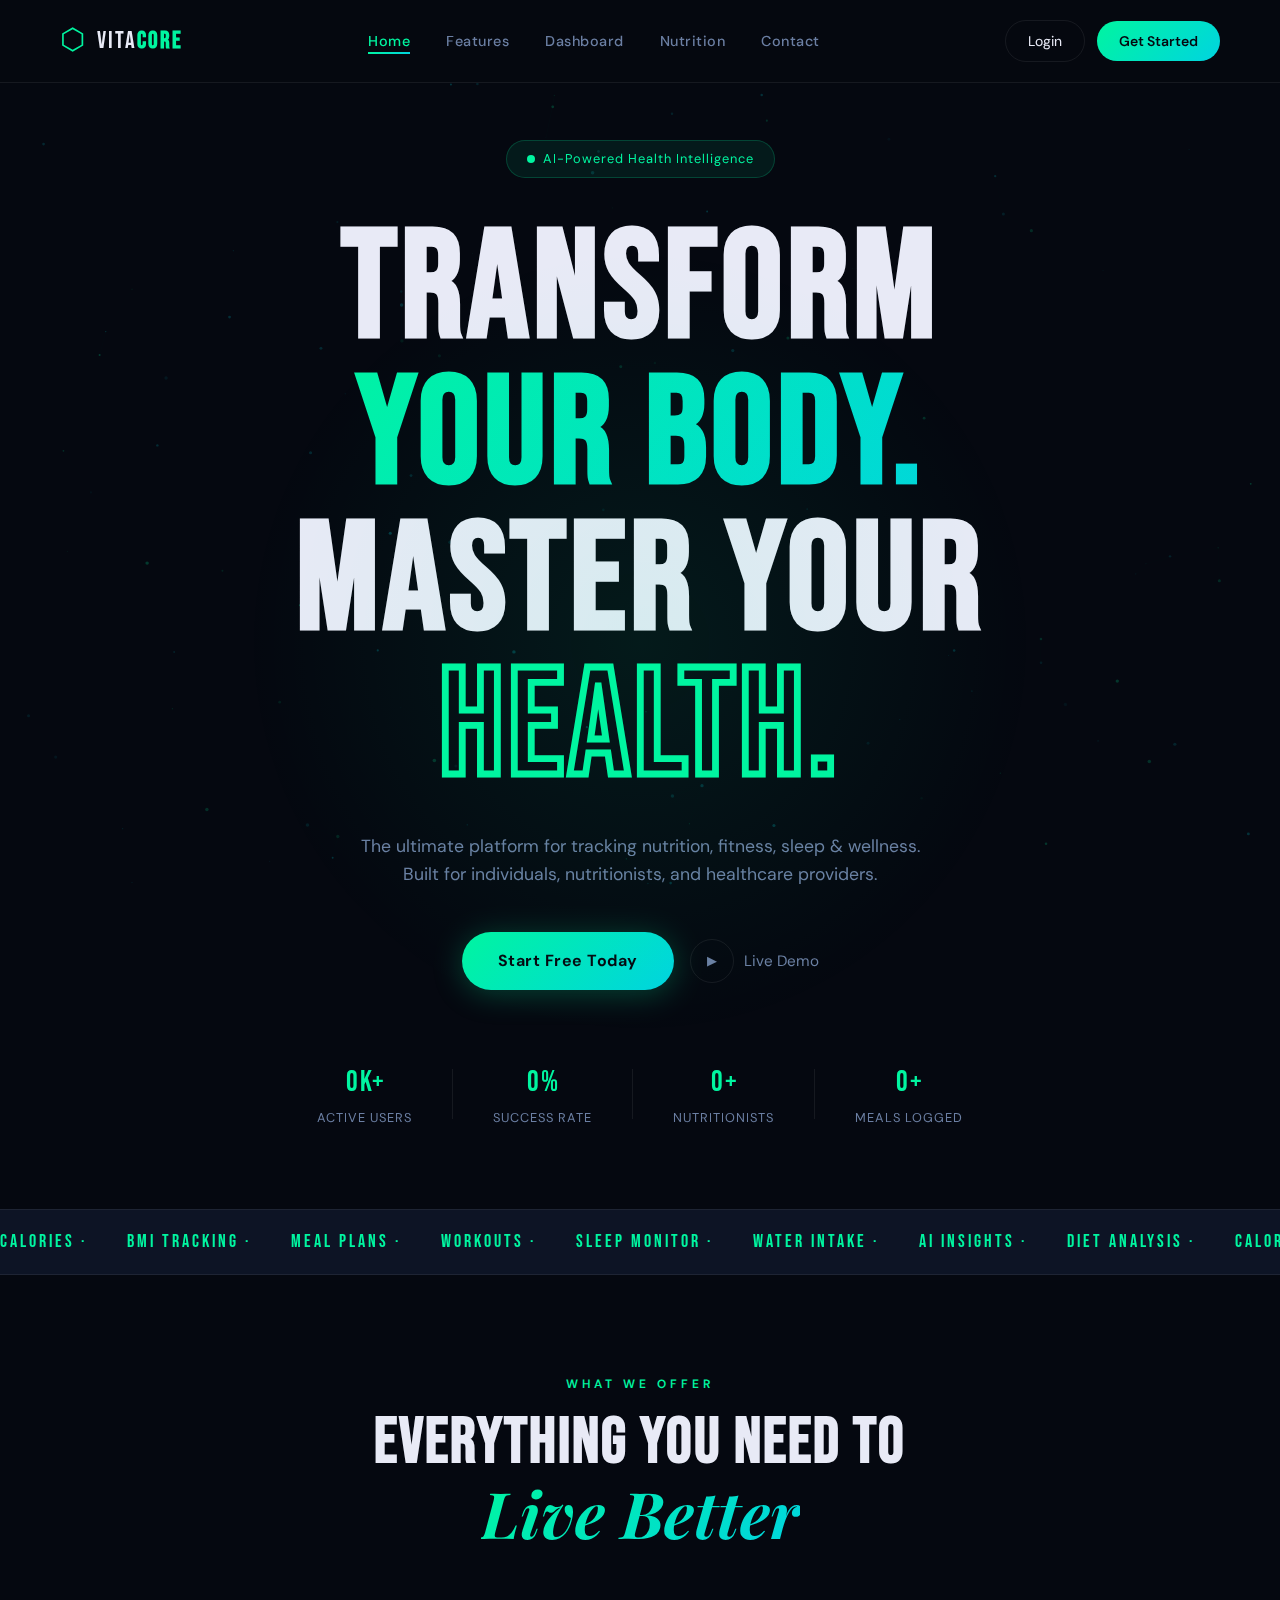
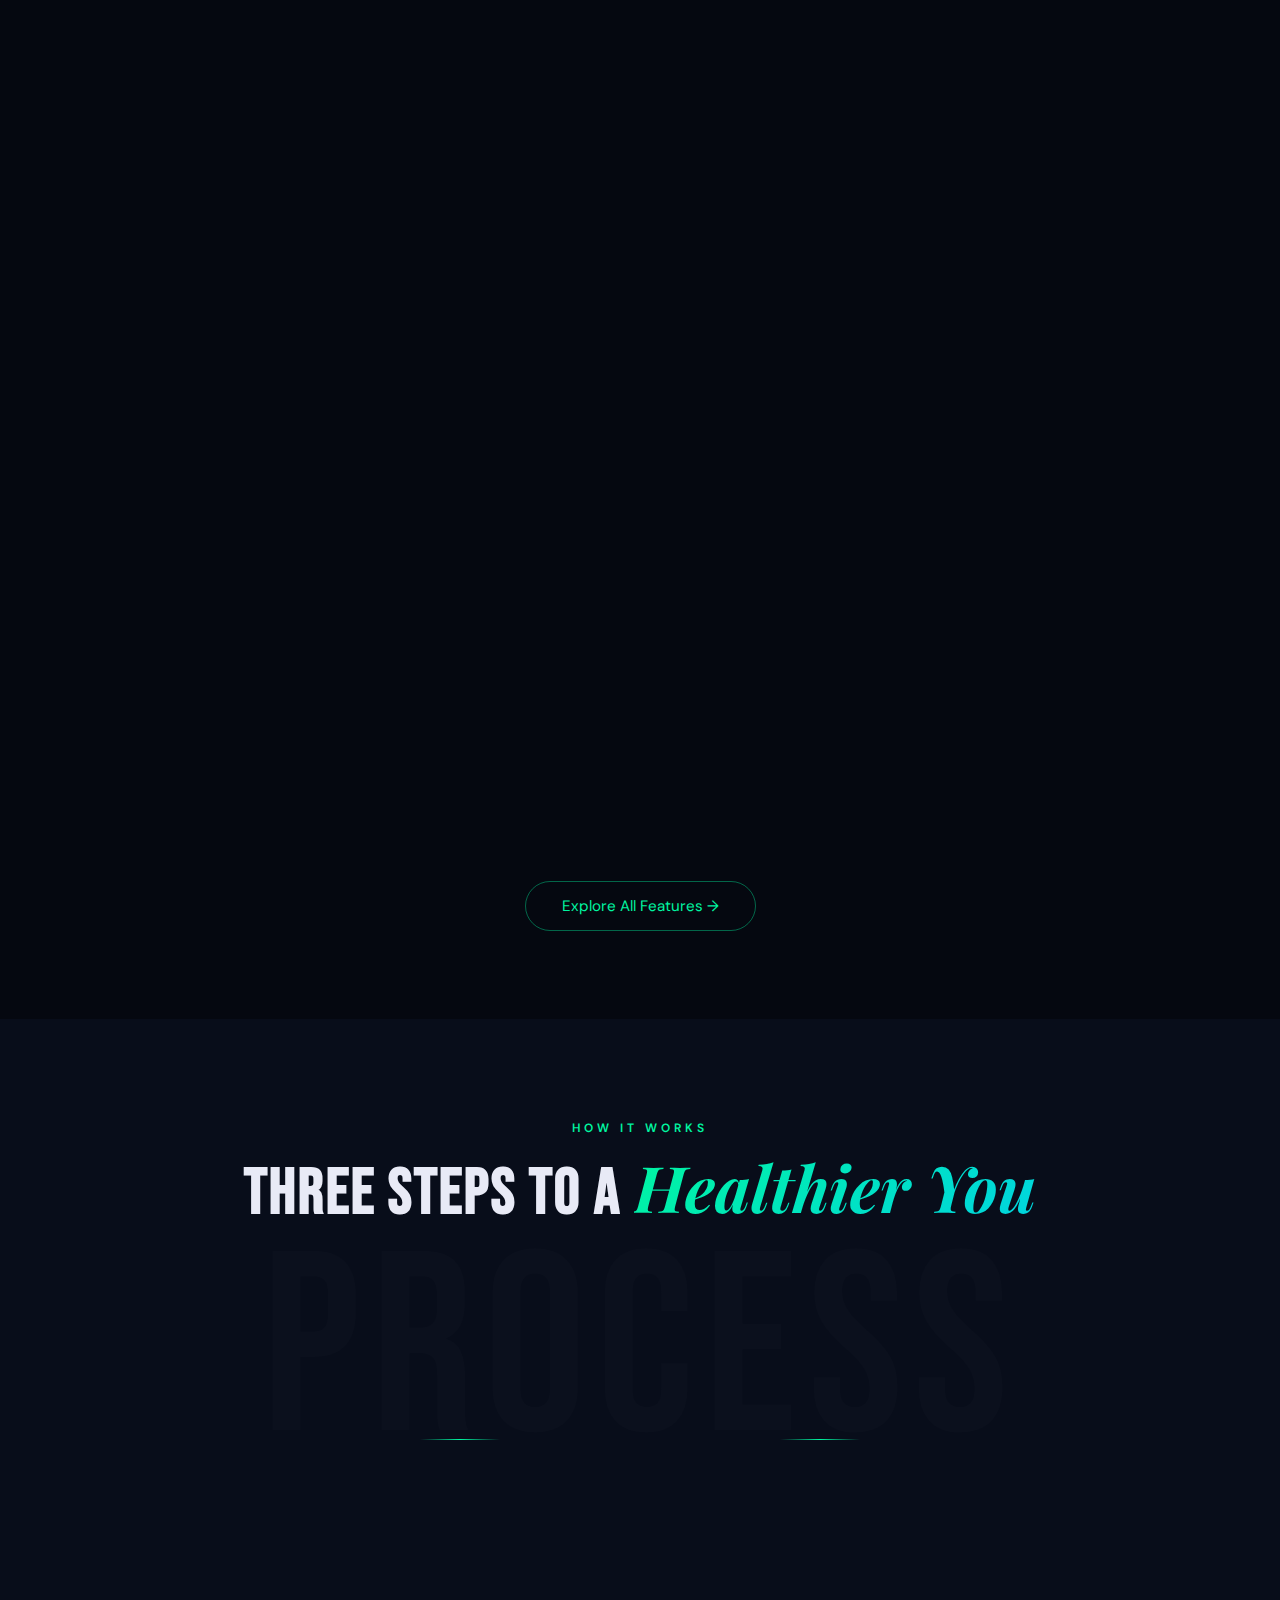
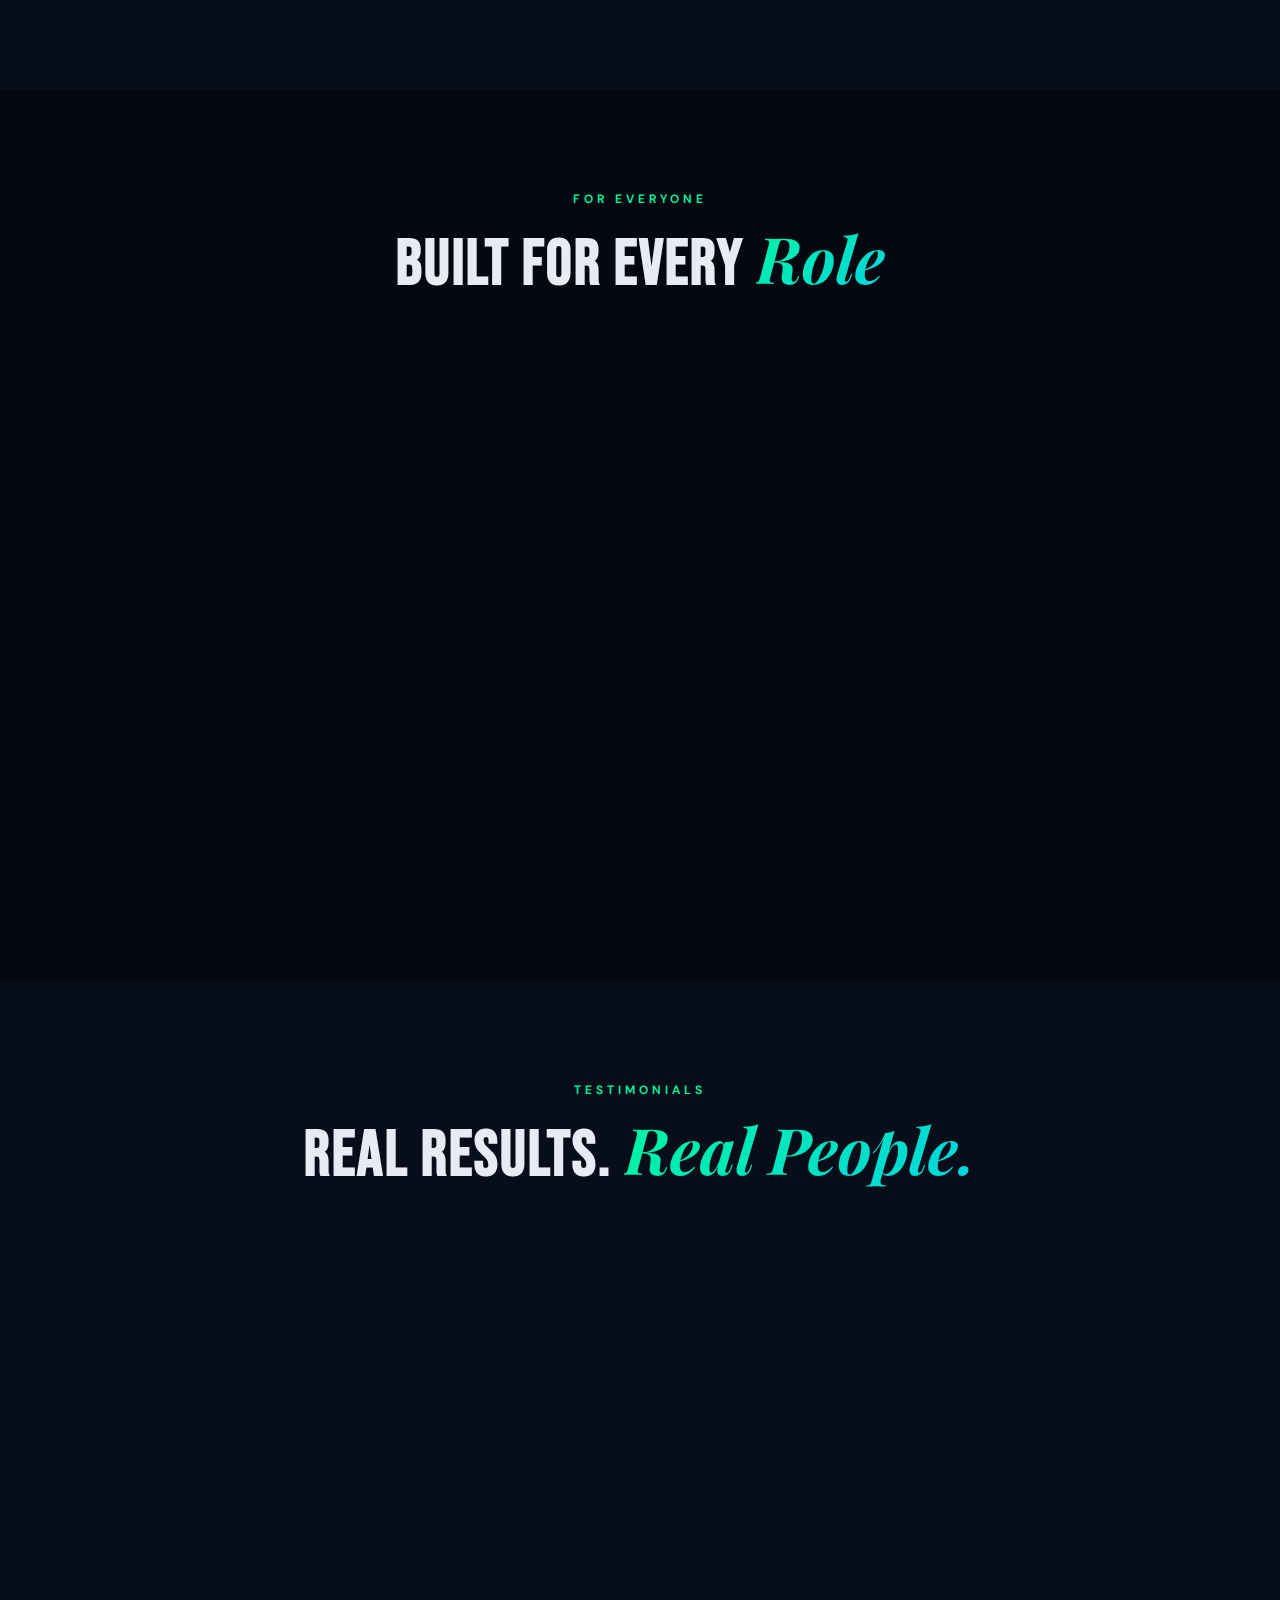
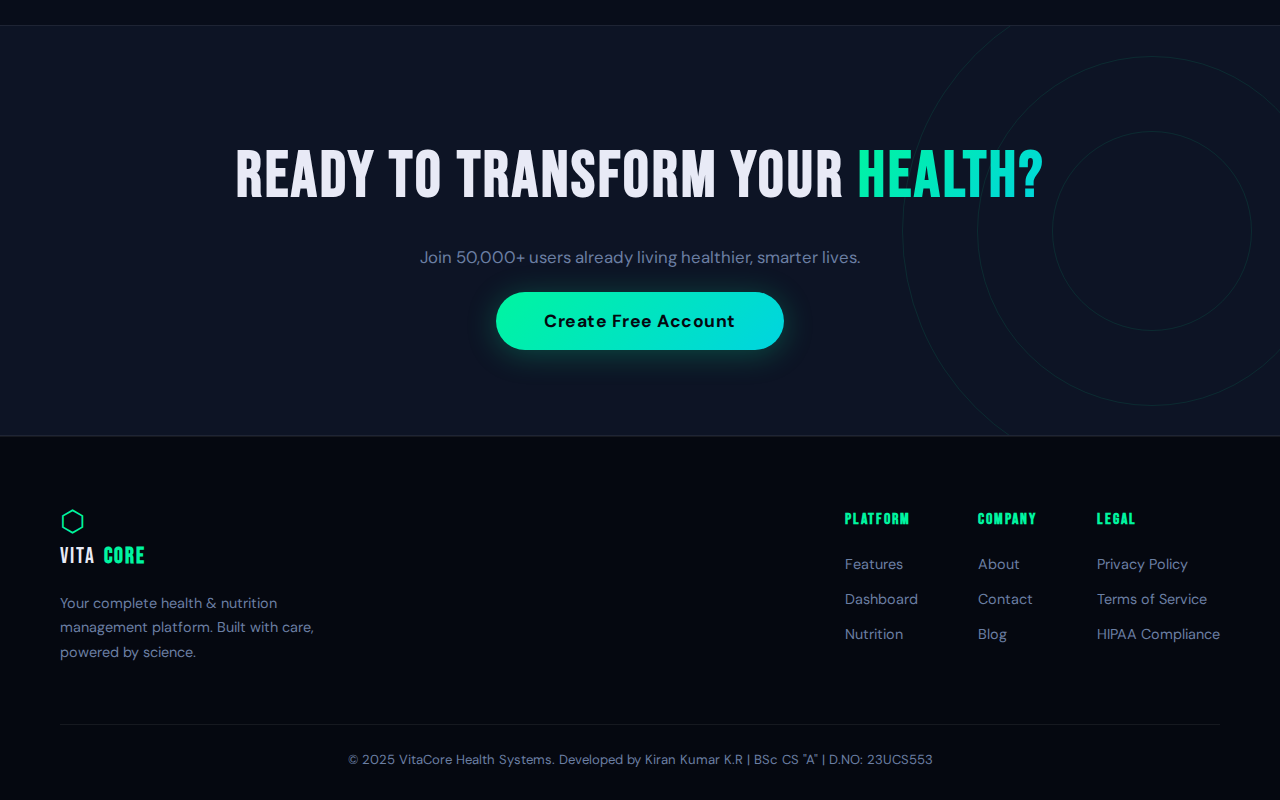
<file: index.html>
<!DOCTYPE html>
<html lang="en">
<head>
  <meta charset="UTF-8">
  <meta name="viewport" content="width=device-width, initial-scale=1.0">
  <title>VitaCore — Health & Nutrition Management</title>
  <link rel="stylesheet" href="css/main.css">
  <link href="https://fonts.googleapis.com/css2?family=Clash+Display:wght@400;600;700&family=Bebas+Neue&family=DM+Sans:wght@300;400;500&display=swap" rel="stylesheet">
</head>
<body>
  <!-- Particle Canvas -->
  <canvas id="bg-canvas"></canvas>

  <!-- Navigation -->
  <nav class="navbar" id="navbar">
    <div class="nav-logo">
      <span class="logo-icon">⬡</span>
      <span class="logo-text">VITA<strong>CORE</strong></span>
    </div>
    <ul class="nav-links">
      <li><a href="index.html" class="active">Home</a></li>
      <li><a href="pages/features.html">Features</a></li>
      <li><a href="pages/dashboard.html">Dashboard</a></li>
      <li><a href="pages/nutrition.html">Nutrition</a></li>
      <li><a href="pages/contact.html">Contact</a></li>
    </ul>
    <div class="nav-actions">
      <a href="pages/login.html" class="btn-ghost">Login</a>
      <a href="pages/signup.html" class="btn-primary">Get Started</a>
    </div>
    <button class="nav-toggle" id="navToggle">☰</button>
  </nav>

  <!-- Hero Section -->
  <section class="hero">
    <div class="hero-badge">
      <span class="badge-dot"></span>
      AI-Powered Health Intelligence
    </div>
    <h1 class="hero-title">
      <span class="line">TRANSFORM</span>
      <span class="line accent-line">YOUR BODY.</span>
      <span class="line">MASTER YOUR</span>
      <span class="line stroke-line">HEALTH.</span>
    </h1>
    <p class="hero-sub">The ultimate platform for tracking nutrition, fitness, sleep & wellness. Built for individuals, nutritionists, and healthcare providers.</p>
    <div class="hero-cta">
      <a href="pages/signup.html" class="cta-main">Start Free Today</a>
      <a href="pages/dashboard.html" class="cta-secondary">
        <span class="play-icon">▶</span> Live Demo
      </a>
    </div>
    <div class="hero-stats">
      <div class="stat"><span class="stat-num" data-target="50000">0</span><span>K+</span><p>Active Users</p></div>
      <div class="stat-divider"></div>
      <div class="stat"><span class="stat-num" data-target="98">0</span><span>%</span><p>Success Rate</p></div>
      <div class="stat-divider"></div>
      <div class="stat"><span class="stat-num" data-target="1200">0</span><span>+</span><p>Nutritionists</p></div>
      <div class="stat-divider"></div>
      <div class="stat"><span class="stat-num" data-target="500000">0</span><span>+</span><p>Meals Logged</p></div>
    </div>
  </section>

  <!-- Marquee -->
  <div class="marquee-wrap">
    <div class="marquee-track">
      <span>CALORIES ·</span><span>BMI TRACKING ·</span><span>MEAL PLANS ·</span><span>WORKOUTS ·</span><span>SLEEP MONITOR ·</span><span>WATER INTAKE ·</span><span>AI INSIGHTS ·</span><span>DIET ANALYSIS ·</span>
      <span>CALORIES ·</span><span>BMI TRACKING ·</span><span>MEAL PLANS ·</span><span>WORKOUTS ·</span><span>SLEEP MONITOR ·</span><span>WATER INTAKE ·</span><span>AI INSIGHTS ·</span><span>DIET ANALYSIS ·</span>
    </div>
  </div>

  <!-- Features Preview -->
  <section class="features-preview" id="features">
    <div class="section-header">
      <p class="section-tag">WHAT WE OFFER</p>
      <h2>Everything You Need to <br><em>Live Better</em></h2>
    </div>
    <div class="feature-grid">
      <div class="feat-card feat-large" data-delay="0">
        <div class="feat-icon">🥗</div>
        <h3>Smart Nutrition Tracking</h3>
        <p>Log meals, auto-calculate macros, calories and micronutrients with our 500K+ food database.</p>
        <div class="feat-glow"></div>
      </div>
      <div class="feat-card" data-delay="100">
        <div class="feat-icon">🏋️</div>
        <h3>Fitness & Workout</h3>
        <p>Custom workout schedules. Calorie burn estimations. Weekly progress charts.</p>
        <div class="feat-glow"></div>
      </div>
      <div class="feat-card" data-delay="200">
        <div class="feat-icon">😴</div>
        <h3>Sleep & Water Monitor</h3>
        <p>Track sleep quality and stay hydrated with smart daily reminders.</p>
        <div class="feat-glow"></div>
      </div>
      <div class="feat-card" data-delay="300">
        <div class="feat-icon">🤖</div>
        <h3>AI Diet Suggestions</h3>
        <p>Personalized meal plans powered by AI — weight loss, gain, diabetic-friendly and more.</p>
        <div class="feat-glow"></div>
      </div>
      <div class="feat-card feat-large" data-delay="400">
        <div class="feat-icon">📊</div>
        <h3>Health Analytics Dashboard</h3>
        <p>Visual analytics for calorie deficit, progress trends, and predictive risk management.</p>
        <div class="feat-glow"></div>
      </div>
    </div>
    <div class="features-cta">
      <a href="pages/features.html" class="btn-outline">Explore All Features →</a>
    </div>
  </section>

  <!-- How It Works -->
  <section class="how-it-works">
    <div class="hiw-bg-text">PROCESS</div>
    <div class="section-header">
      <p class="section-tag">HOW IT WORKS</p>
      <h2>Three Steps to a <em>Healthier You</em></h2>
    </div>
    <div class="steps">
      <div class="step">
        <div class="step-num">01</div>
        <div class="step-content">
          <h3>Create Your Profile</h3>
          <p>Enter your age, height, weight, activity level and health goals. Our system personalizes everything for you.</p>
        </div>
      </div>
      <div class="step-line"></div>
      <div class="step">
        <div class="step-num">02</div>
        <div class="step-content">
          <h3>Track Daily Activities</h3>
          <p>Log meals, workouts, water and sleep. Our intelligent system calculates BMI, macros, and burns automatically.</p>
        </div>
      </div>
      <div class="step-line"></div>
      <div class="step">
        <div class="step-num">03</div>
        <div class="step-content">
          <h3>Get Expert Guidance</h3>
          <p>Connect with certified nutritionists, follow AI-curated meal plans, and visualize your transformation.</p>
        </div>
      </div>
    </div>
  </section>

  <!-- Roles Section -->
  <section class="roles-section">
    <div class="section-header">
      <p class="section-tag">FOR EVERYONE</p>
      <h2>Built for Every <em>Role</em></h2>
    </div>
    <div class="roles-grid">
      <div class="role-card user-card">
        <div class="role-icon">👤</div>
        <h3>Users</h3>
        <ul>
          <li>Track meals & calories</li>
          <li>Follow workout plans</li>
          <li>Monitor sleep & hydration</li>
          <li>View progress analytics</li>
        </ul>
        <a href="pages/signup.html" class="role-btn">Join as User</a>
      </div>
      <div class="role-card nutritionist-card">
        <div class="role-icon">🥼</div>
        <h3>Nutritionists</h3>
        <ul>
          <li>Design custom meal plans</li>
          <li>Consult with clients</li>
          <li>Monitor patient progress</li>
          <li>Provide expert guidance</li>
        </ul>
        <a href="pages/signup.html" class="role-btn">Join as Nutritionist</a>
      </div>
      <div class="role-card admin-card">
        <div class="role-icon">🛡️</div>
        <h3>Admins</h3>
        <ul>
          <li>Manage platform users</li>
          <li>Update food databases</li>
          <li>Ensure data security</li>
          <li>Oversee compliance</li>
        </ul>
        <a href="pages/login.html" class="role-btn">Admin Login</a>
      </div>
    </div>
  </section>

  <!-- Testimonials -->
  <section class="testimonials">
    <div class="section-header">
      <p class="section-tag">TESTIMONIALS</p>
      <h2>Real Results. <em>Real People.</em></h2>
    </div>
    <div class="testimonial-track">
      <div class="testi-card">
        <div class="testi-stars">★★★★★</div>
        <p>"Lost 12kg in 3 months following VitaCore's AI meal plans. The calorie tracking is incredibly accurate!"</p>
        <div class="testi-author"><span class="author-avatar">A</span><div><strong>Ananya Sharma</strong><small>User, Bangalore</small></div></div>
      </div>
      <div class="testi-card">
        <div class="testi-stars">★★★★★</div>
        <p>"As a nutritionist, this platform lets me manage 50+ clients efficiently with detailed health dashboards."</p>
        <div class="testi-author"><span class="author-avatar">R</span><div><strong>Dr. Rajesh Nair</strong><small>Nutritionist, Chennai</small></div></div>
      </div>
      <div class="testi-card">
        <div class="testi-stars">★★★★★</div>
        <p>"The sleep and water tracking features changed my lifestyle completely. Feeling energetic every day!"</p>
        <div class="testi-author"><span class="author-avatar">P</span><div><strong>Priya Meenakshi</strong><small>User, Hyderabad</small></div></div>
      </div>
    </div>
  </section>

  <!-- CTA Banner -->
  <section class="cta-banner">
    <div class="cta-content">
      <h2>Ready to Transform Your <span class="accent">Health?</span></h2>
      <p>Join 50,000+ users already living healthier, smarter lives.</p>
      <a href="pages/signup.html" class="cta-main large">Create Free Account</a>
    </div>
    <div class="cta-decoration">
      <div class="deco-ring ring1"></div>
      <div class="deco-ring ring2"></div>
      <div class="deco-ring ring3"></div>
    </div>
  </section>

  <!-- Footer -->
  <footer class="footer">
    <div class="footer-top">
      <div class="footer-brand">
        <span class="logo-icon">⬡</span>
        <span class="logo-text">VITA<strong>CORE</strong></span>
        <p>Your complete health & nutrition management platform. Built with care, powered by science.</p>
      </div>
      <div class="footer-links">
        <div class="footer-col">
          <h4>Platform</h4>
          <a href="pages/features.html">Features</a>
          <a href="pages/dashboard.html">Dashboard</a>
          <a href="pages/nutrition.html">Nutrition</a>
        </div>
        <div class="footer-col">
          <h4>Company</h4>
          <a href="#">About</a>
          <a href="pages/contact.html">Contact</a>
          <a href="#">Blog</a>
        </div>
        <div class="footer-col">
          <h4>Legal</h4>
          <a href="#">Privacy Policy</a>
          <a href="#">Terms of Service</a>
          <a href="#">HIPAA Compliance</a>
        </div>
      </div>
    </div>
    <div class="footer-bottom">
      <p>© 2025 VitaCore Health Systems. Developed by Kiran Kumar K.R | BSc CS "A" | D.NO: 23UCS553</p>
    </div>
  </footer>

  <script src="js/main.js"></script>
</body>
</html>
</file>
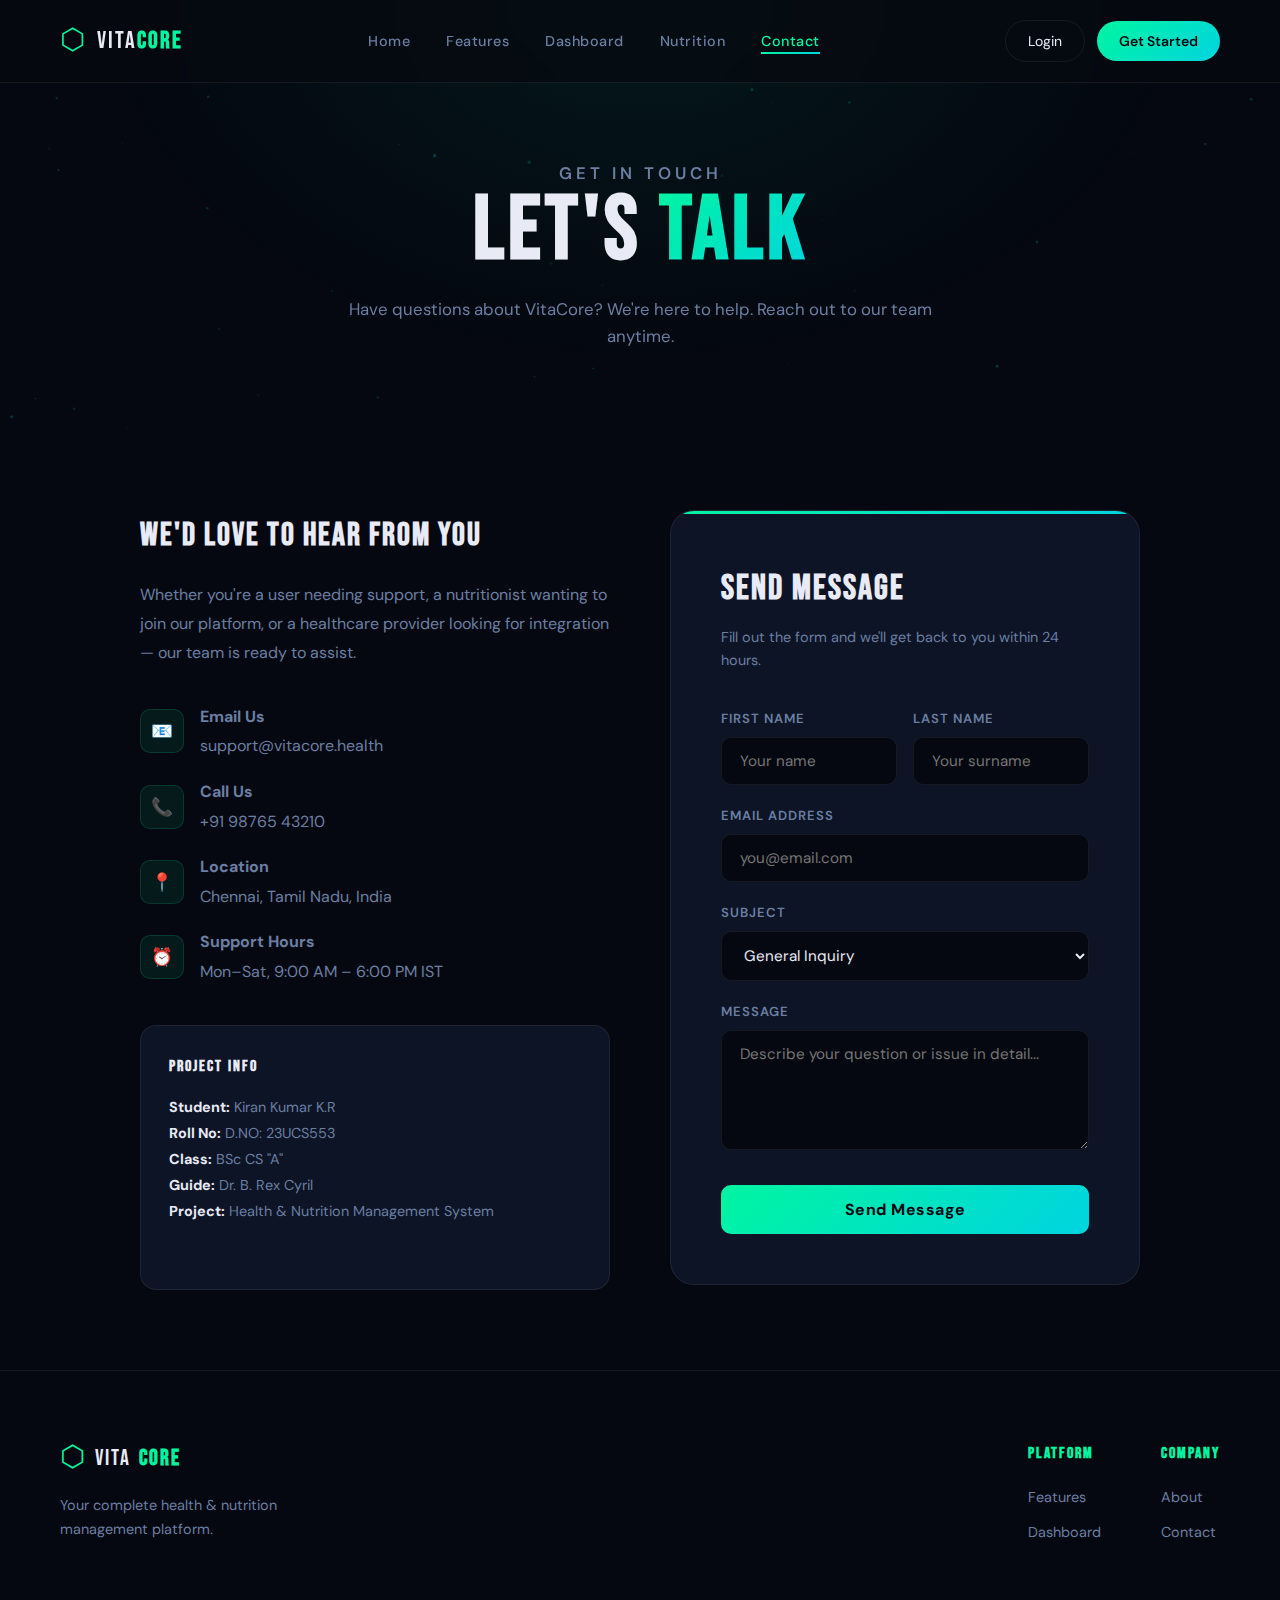
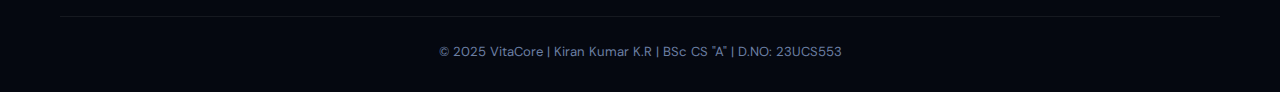
<file: pages/contact.html>
<!DOCTYPE html>
<html lang="en">
<head>
  <meta charset="UTF-8">
  <meta name="viewport" content="width=device-width, initial-scale=1.0">
  <title>Contact — VitaCore</title>
  <link rel="stylesheet" href="../css/main.css">
</head>
<body>
  <canvas id="bg-canvas"></canvas>
  <nav class="navbar" id="navbar">
    <div class="nav-logo"><span class="logo-icon">⬡</span><span class="logo-text">VITA<strong>CORE</strong></span></div>
    <ul class="nav-links">
      <li><a href="../index.html">Home</a></li>
      <li><a href="features.html">Features</a></li>
      <li><a href="dashboard.html">Dashboard</a></li>
      <li><a href="nutrition.html">Nutrition</a></li>
      <li><a href="contact.html" class="active">Contact</a></li>
    </ul>
    <div class="nav-actions">
      <a href="login.html" class="btn-ghost">Login</a>
      <a href="signup.html" class="btn-primary">Get Started</a>
    </div>
    <button class="nav-toggle" id="navToggle">☰</button>
  </nav>

  <section class="page-hero">
    <p class="section-tag">GET IN TOUCH</p>
    <h1>LET'S <span style="background:var(--gradient);-webkit-background-clip:text;-webkit-text-fill-color:transparent;">TALK</span></h1>
    <p>Have questions about VitaCore? We're here to help. Reach out to our team anytime.</p>
  </section>

  <section style="background:var(--bg);padding:80px 60px;">
    <div class="contact-grid">
      <div class="contact-info">
        <h3>WE'D LOVE TO HEAR FROM YOU</h3>
        <p>Whether you're a user needing support, a nutritionist wanting to join our platform, or a healthcare provider looking for integration — our team is ready to assist.</p>
        <div class="contact-item">
          <div class="contact-item-icon">📧</div>
          <div>
            <strong style="display:block;margin-bottom:4px;">Email Us</strong>
            <span>support@vitacore.health</span>
          </div>
        </div>
        <div class="contact-item">
          <div class="contact-item-icon">📞</div>
          <div>
            <strong style="display:block;margin-bottom:4px;">Call Us</strong>
            <span>+91 98765 43210</span>
          </div>
        </div>
        <div class="contact-item">
          <div class="contact-item-icon">📍</div>
          <div>
            <strong style="display:block;margin-bottom:4px;">Location</strong>
            <span>Chennai, Tamil Nadu, India</span>
          </div>
        </div>
        <div class="contact-item">
          <div class="contact-item-icon">⏰</div>
          <div>
            <strong style="display:block;margin-bottom:4px;">Support Hours</strong>
            <span>Mon–Sat, 9:00 AM – 6:00 PM IST</span>
          </div>
        </div>

        <div style="margin-top:40px;background:var(--surface);border:1px solid var(--border);border-radius:var(--radius);padding:28px;">
          <h4 style="font-family:var(--font-display);letter-spacing:2px;margin-bottom:16px;">PROJECT INFO</h4>
          <p style="color:var(--text-muted);font-size:0.9rem;line-height:1.8;">
            <strong style="color:var(--text);">Student:</strong> Kiran Kumar K.R<br>
            <strong style="color:var(--text);">Roll No:</strong> D.NO: 23UCS553<br>
            <strong style="color:var(--text);">Class:</strong> BSc CS "A"<br>
            <strong style="color:var(--text);">Guide:</strong> Dr. B. Rex Cyril<br>
            <strong style="color:var(--text);">Project:</strong> Health & Nutrition Management System
          </p>
        </div>
      </div>

      <div class="auth-card" style="max-width:none;">
        <h2>SEND MESSAGE</h2>
        <p>Fill out the form and we'll get back to you within 24 hours.</p>
        <div style="display:grid;grid-template-columns:1fr 1fr;gap:16px;">
          <div class="form-group">
            <label>First Name</label>
            <input type="text" placeholder="Your name" required>
          </div>
          <div class="form-group">
            <label>Last Name</label>
            <input type="text" placeholder="Your surname">
          </div>
        </div>
        <div class="form-group">
          <label>Email Address</label>
          <input type="email" placeholder="you@email.com" required>
        </div>
        <div class="form-group">
          <label>Subject</label>
          <select>
            <option>General Inquiry</option>
            <option>Technical Support</option>
            <option>Nutritionist Registration</option>
            <option>Healthcare Integration</option>
            <option>Billing & Plans</option>
            <option>Other</option>
          </select>
        </div>
        <div class="form-group">
          <label>Message</label>
          <textarea placeholder="Describe your question or issue in detail..."></textarea>
        </div>
        <button class="form-submit" data-label="Send Message">Send Message</button>
      </div>
    </div>
  </section>

  <footer class="footer">
    <div class="footer-top">
      <div class="footer-brand">
        <div class="logo-text"><span class="logo-icon">⬡</span> VITA<strong>CORE</strong></div>
        <p>Your complete health & nutrition management platform.</p>
      </div>
      <div class="footer-links">
        <div class="footer-col"><h4>Platform</h4><a href="features.html">Features</a><a href="dashboard.html">Dashboard</a></div>
        <div class="footer-col"><h4>Company</h4><a href="#">About</a><a href="contact.html">Contact</a></div>
      </div>
    </div>
    <div class="footer-bottom"><p>© 2025 VitaCore | Kiran Kumar K.R | BSc CS "A" | D.NO: 23UCS553</p></div>
  </footer>
  <script src="../js/main.js"></script>
</body>
</html>
</file>
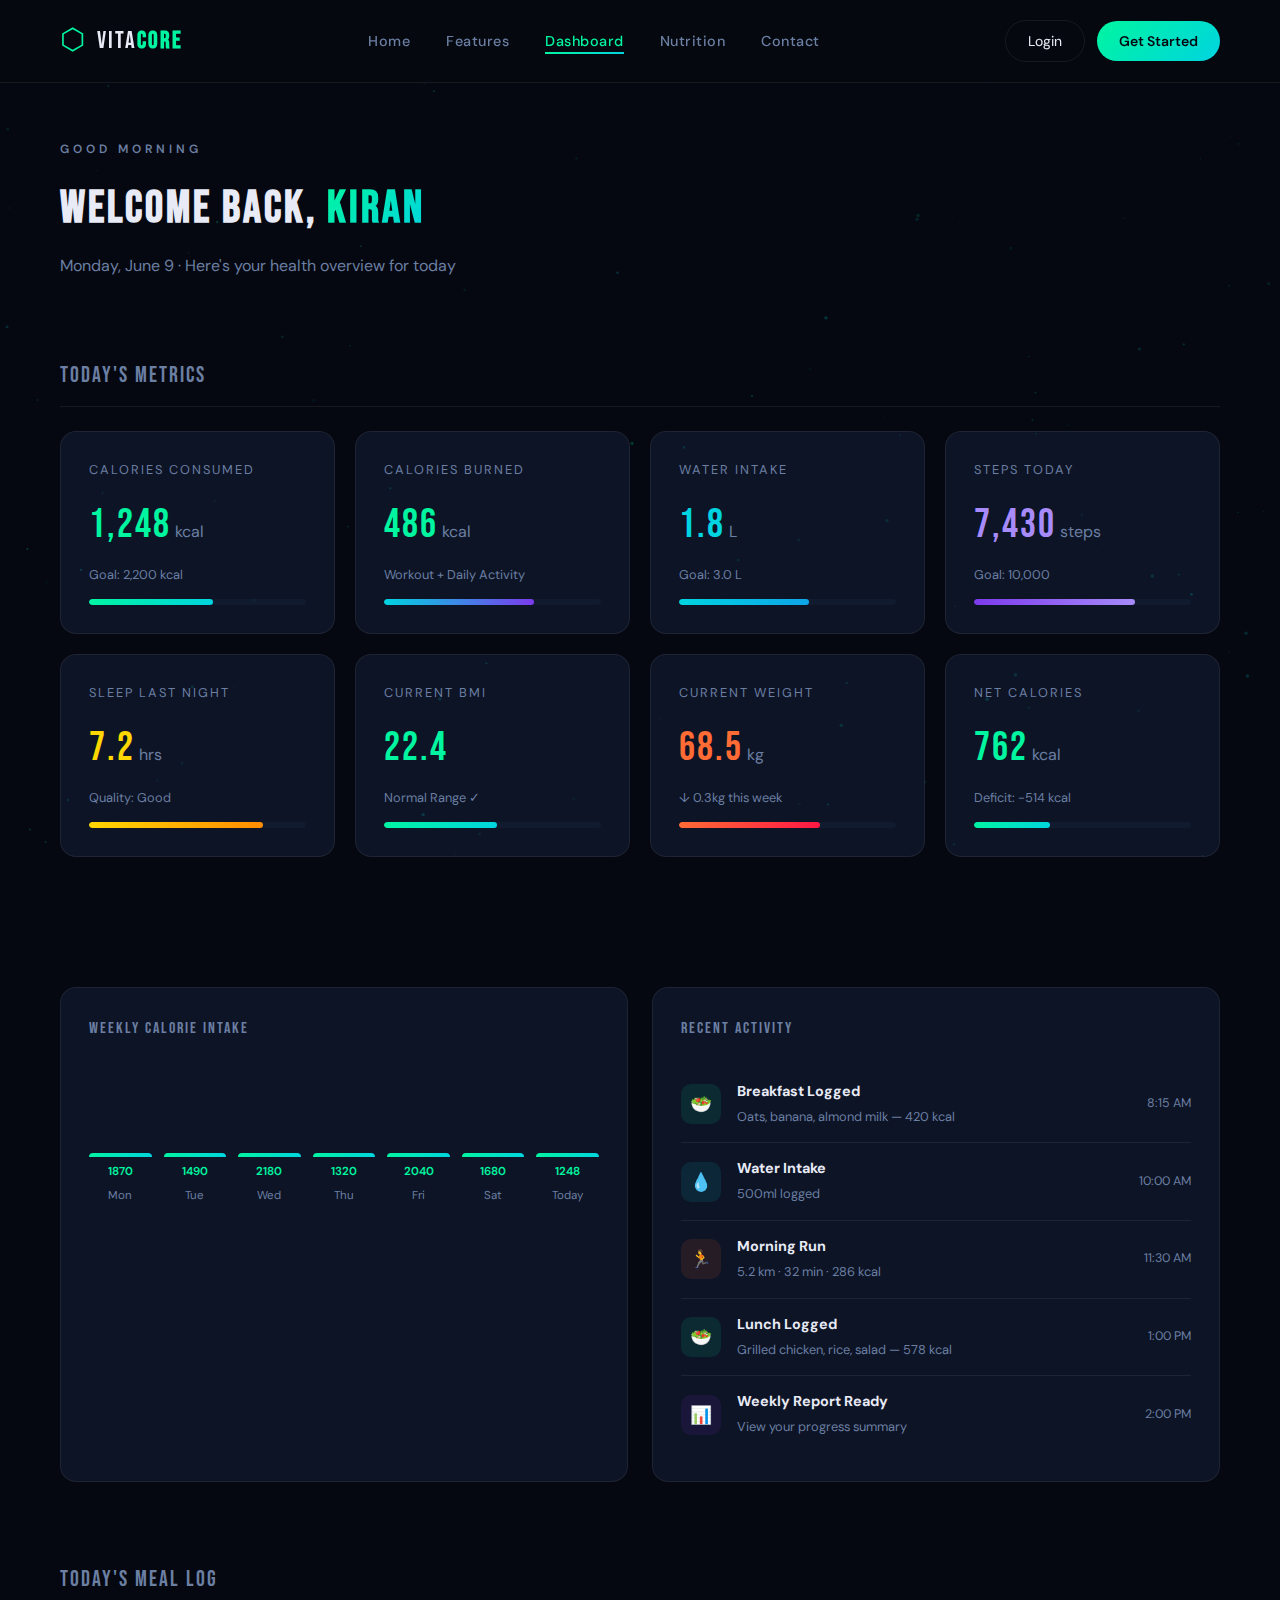
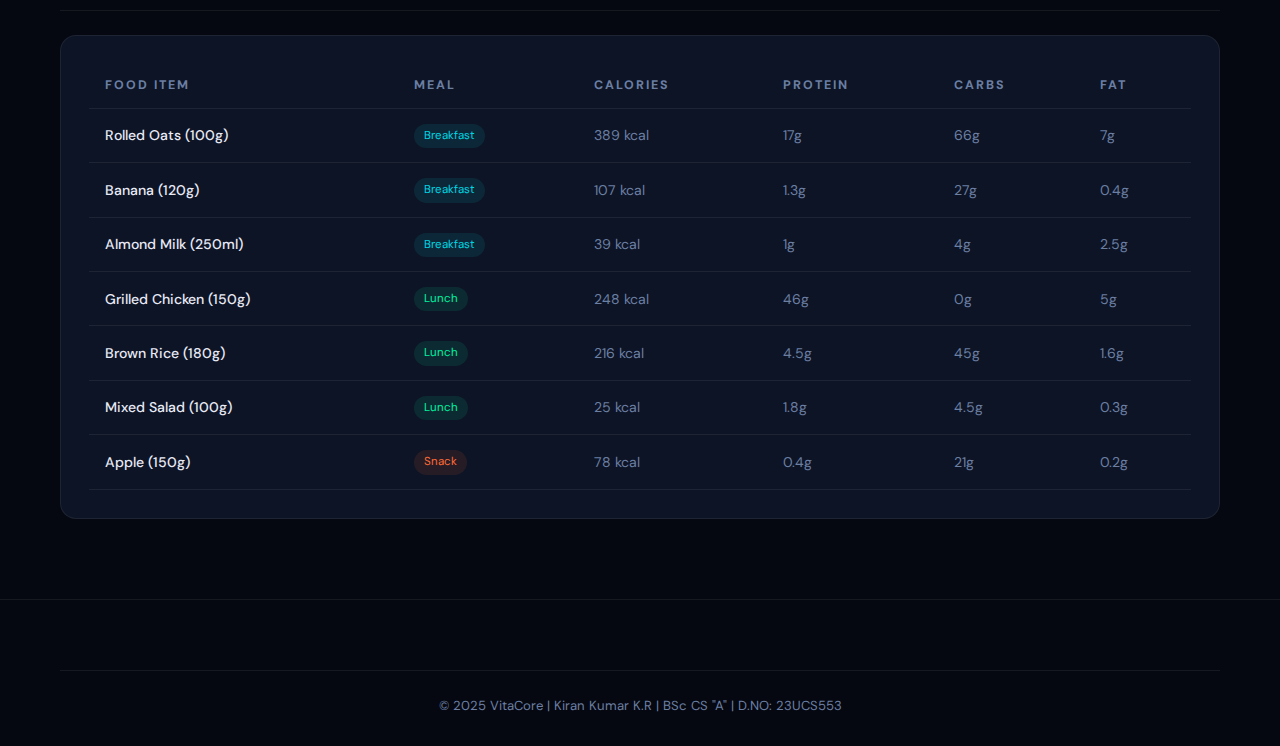
<file: pages/dashboard.html>
<!DOCTYPE html>
<html lang="en">
<head>
  <meta charset="UTF-8">
  <meta name="viewport" content="width=device-width, initial-scale=1.0">
  <title>Dashboard — VitaCore</title>
  <link rel="stylesheet" href="../css/main.css">
  <style>
    .dash-section { padding: 40px 60px; max-width: 1300px; margin: 0 auto; }
    .dash-welcome { padding: 140px 60px 40px; max-width: 1300px; margin: 0 auto; }
    .dash-welcome h1 { font-family: var(--font-display); font-size: 2.8rem; letter-spacing: 3px; margin-bottom: 8px; }
    .dash-welcome p { color: var(--text-muted); }
    .section-title { font-family: var(--font-display); font-size: 1.4rem; letter-spacing: 2px; color: var(--text-muted); margin-bottom: 24px; padding-bottom: 12px; border-bottom: 1px solid var(--border); }
    .activity-feed { background: var(--surface); border: 1px solid var(--border); border-radius: var(--radius); padding: 28px; }
    .activity-item { display: flex; align-items: center; gap: 16px; padding: 14px 0; border-bottom: 1px solid var(--border); }
    .activity-item:last-child { border: none; }
    .activity-icon { width: 40px; height: 40px; border-radius: 10px; display: flex; align-items: center; justify-content: center; font-size: 1.1rem; flex-shrink: 0; }
    .ai-green { background: rgba(0,245,160,0.1); }
    .ai-blue { background: rgba(0,212,224,0.1); }
    .ai-orange { background: rgba(255,107,53,0.1); }
    .ai-purple { background: rgba(147,51,234,0.1); }
    .activity-text { flex: 1; }
    .activity-text strong { display: block; font-size: 0.9rem; }
    .activity-text span { color: var(--text-muted); font-size: 0.8rem; }
    .activity-time { color: var(--text-muted); font-size: 0.78rem; }
    .chart-container { background: var(--surface); border: 1px solid var(--border); border-radius: var(--radius); padding: 28px; }
    .chart-title { font-family: var(--font-display); letter-spacing: 2px; font-size: 1rem; margin-bottom: 24px; color: var(--text-muted); }
    .bar-chart { display: flex; align-items: flex-end; gap: 12px; height: 140px; }
    .bar-wrap { flex: 1; display: flex; flex-direction: column; align-items: center; gap: 6px; }
    .bar { width: 100%; border-radius: 4px 4px 0 0; background: var(--gradient); min-height: 4px; transition: height 1s ease; }
    .bar-label { font-size: 0.72rem; color: var(--text-muted); }
    .bar-val { font-size: 0.72rem; color: var(--accent); font-weight: 600; }
    .meal-table { width: 100%; border-collapse: collapse; }
    .meal-table th { text-align: left; padding: 12px 16px; font-size: 0.78rem; letter-spacing: 2px; color: var(--text-muted); text-transform: uppercase; border-bottom: 1px solid var(--border); }
    .meal-table td { padding: 14px 16px; font-size: 0.88rem; border-bottom: 1px solid var(--border); color: var(--text-muted); }
    .meal-table td:first-child { color: var(--text); font-weight: 500; }
    .meal-badge { display: inline-block; padding: 3px 10px; border-radius: 20px; font-size: 0.72rem; }
    .meal-break { background: rgba(0,212,224,0.1); color: var(--accent2); }
    .meal-lunch { background: rgba(0,245,160,0.1); color: var(--accent); }
    .meal-dinner { background: rgba(147,51,234,0.1); color: #a78bfa; }
    .meal-snack { background: rgba(255,107,53,0.1); color: var(--accent3); }
    .two-col { display: grid; grid-template-columns: 1fr 1fr; gap: 24px; }
    @media(max-width:768px){ .two-col{ grid-template-columns:1fr; } .dash-section,.dash-welcome{ padding:20px; } }
  </style>
</head>
<body>
  <canvas id="bg-canvas"></canvas>
  <nav class="navbar" id="navbar">
    <div class="nav-logo"><span class="logo-icon">⬡</span><span class="logo-text">VITA<strong>CORE</strong></span></div>
    <ul class="nav-links">
      <li><a href="../index.html">Home</a></li>
      <li><a href="features.html">Features</a></li>
      <li><a href="dashboard.html" class="active">Dashboard</a></li>
      <li><a href="nutrition.html">Nutrition</a></li>
      <li><a href="contact.html">Contact</a></li>
    </ul>
    <div class="nav-actions">
      <a href="login.html" class="btn-ghost">Login</a>
      <a href="signup.html" class="btn-primary">Get Started</a>
    </div>
    <button class="nav-toggle" id="navToggle">☰</button>
  </nav>

  <div class="dash-welcome">
    <p class="section-tag">GOOD MORNING</p>
    <h1>WELCOME BACK, <span style="background:var(--gradient);-webkit-background-clip:text;-webkit-text-fill-color:transparent;">KIRAN</span></h1>
    <p>Monday, June 9 · Here's your health overview for today</p>
  </div>

  <!-- KPI Cards -->
  <div class="dash-section">
    <div class="section-title">TODAY'S METRICS</div>
    <div class="dashboard-grid">
      <div class="dash-card">
        <div class="dash-card-label">Calories Consumed</div>
        <div><span class="dash-card-value">1,248</span><span class="dash-card-unit">kcal</span></div>
        <div class="dash-card-sub">Goal: 2,200 kcal</div>
        <div class="progress-bar"><div class="progress-fill" style="width:57%"></div></div>
      </div>
      <div class="dash-card">
        <div class="dash-card-label">Calories Burned</div>
        <div><span class="dash-card-value">486</span><span class="dash-card-unit">kcal</span></div>
        <div class="dash-card-sub">Workout + Daily Activity</div>
        <div class="progress-bar"><div class="progress-fill" style="width:69%;background:linear-gradient(90deg,#00d4e0,#7c3aed)"></div></div>
      </div>
      <div class="dash-card">
        <div class="dash-card-label">Water Intake</div>
        <div><span class="dash-card-value" style="color:var(--accent2)">1.8</span><span class="dash-card-unit">L</span></div>
        <div class="dash-card-sub">Goal: 3.0 L</div>
        <div class="progress-bar"><div class="progress-fill" style="width:60%;background:linear-gradient(90deg,#00d4e0,#0ea5e9)"></div></div>
      </div>
      <div class="dash-card">
        <div class="dash-card-label">Steps Today</div>
        <div><span class="dash-card-value" style="color:#a78bfa">7,430</span><span class="dash-card-unit">steps</span></div>
        <div class="dash-card-sub">Goal: 10,000</div>
        <div class="progress-bar"><div class="progress-fill" style="width:74%;background:linear-gradient(90deg,#7c3aed,#a78bfa)"></div></div>
      </div>
      <div class="dash-card">
        <div class="dash-card-label">Sleep Last Night</div>
        <div><span class="dash-card-value" style="color:#ffd700">7.2</span><span class="dash-card-unit">hrs</span></div>
        <div class="dash-card-sub">Quality: Good</div>
        <div class="progress-bar"><div class="progress-fill" style="width:80%;background:linear-gradient(90deg,#ffd700,#ff8c00)"></div></div>
      </div>
      <div class="dash-card">
        <div class="dash-card-label">Current BMI</div>
        <div><span class="dash-card-value" style="color:var(--accent)">22.4</span><span class="dash-card-unit"></span></div>
        <div class="dash-card-sub">Normal Range ✓</div>
        <div class="progress-bar"><div class="progress-fill" style="width:52%"></div></div>
      </div>
      <div class="dash-card">
        <div class="dash-card-label">Current Weight</div>
        <div><span class="dash-card-value" style="color:var(--accent3)">68.5</span><span class="dash-card-unit">kg</span></div>
        <div class="dash-card-sub">↓ 0.3kg this week</div>
        <div class="progress-bar"><div class="progress-fill" style="width:65%;background:linear-gradient(90deg,#ff6b35,#ff1744)"></div></div>
      </div>
      <div class="dash-card">
        <div class="dash-card-label">Net Calories</div>
        <div><span class="dash-card-value">762</span><span class="dash-card-unit">kcal</span></div>
        <div class="dash-card-sub">Deficit: -514 kcal</div>
        <div class="progress-bar"><div class="progress-fill" style="width:35%"></div></div>
      </div>
    </div>
  </div>

  <!-- Charts -->
  <div class="dash-section">
    <div class="two-col">
      <div class="chart-container">
        <div class="chart-title">WEEKLY CALORIE INTAKE</div>
        <div class="bar-chart" id="calorieChart">
          <div class="bar-wrap"><div class="bar" style="height:78%"></div><div class="bar-val">1870</div><div class="bar-label">Mon</div></div>
          <div class="bar-wrap"><div class="bar" style="height:62%"></div><div class="bar-val">1490</div><div class="bar-label">Tue</div></div>
          <div class="bar-wrap"><div class="bar" style="height:91%"></div><div class="bar-val">2180</div><div class="bar-label">Wed</div></div>
          <div class="bar-wrap"><div class="bar" style="height:55%"></div><div class="bar-val">1320</div><div class="bar-label">Thu</div></div>
          <div class="bar-wrap"><div class="bar" style="height:85%"></div><div class="bar-val">2040</div><div class="bar-label">Fri</div></div>
          <div class="bar-wrap"><div class="bar" style="height:70%"></div><div class="bar-val">1680</div><div class="bar-label">Sat</div></div>
          <div class="bar-wrap"><div class="bar" style="height:52%"></div><div class="bar-val">1248</div><div class="bar-label">Today</div></div>
        </div>
      </div>
      <div class="activity-feed">
        <div class="chart-title">RECENT ACTIVITY</div>
        <div class="activity-item">
          <div class="activity-icon ai-green">🥗</div>
          <div class="activity-text"><strong>Breakfast Logged</strong><span>Oats, banana, almond milk — 420 kcal</span></div>
          <span class="activity-time">8:15 AM</span>
        </div>
        <div class="activity-item">
          <div class="activity-icon ai-blue">💧</div>
          <div class="activity-text"><strong>Water Intake</strong><span>500ml logged</span></div>
          <span class="activity-time">10:00 AM</span>
        </div>
        <div class="activity-item">
          <div class="activity-icon ai-orange">🏃</div>
          <div class="activity-text"><strong>Morning Run</strong><span>5.2 km · 32 min · 286 kcal</span></div>
          <span class="activity-time">11:30 AM</span>
        </div>
        <div class="activity-item">
          <div class="activity-icon ai-green">🥗</div>
          <div class="activity-text"><strong>Lunch Logged</strong><span>Grilled chicken, rice, salad — 578 kcal</span></div>
          <span class="activity-time">1:00 PM</span>
        </div>
        <div class="activity-item">
          <div class="activity-icon ai-purple">📊</div>
          <div class="activity-text"><strong>Weekly Report Ready</strong><span>View your progress summary</span></div>
          <span class="activity-time">2:00 PM</span>
        </div>
      </div>
    </div>
  </div>

  <!-- Meal Log -->
  <div class="dash-section" style="padding-bottom:80px">
    <div class="section-title">TODAY'S MEAL LOG</div>
    <div class="chart-container">
      <table class="meal-table">
        <thead>
          <tr>
            <th>Food Item</th>
            <th>Meal</th>
            <th>Calories</th>
            <th>Protein</th>
            <th>Carbs</th>
            <th>Fat</th>
          </tr>
        </thead>
        <tbody>
          <tr>
            <td>Rolled Oats (100g)</td>
            <td><span class="meal-badge meal-break">Breakfast</span></td>
            <td>389 kcal</td>
            <td>17g</td>
            <td>66g</td>
            <td>7g</td>
          </tr>
          <tr>
            <td>Banana (120g)</td>
            <td><span class="meal-badge meal-break">Breakfast</span></td>
            <td>107 kcal</td>
            <td>1.3g</td>
            <td>27g</td>
            <td>0.4g</td>
          </tr>
          <tr>
            <td>Almond Milk (250ml)</td>
            <td><span class="meal-badge meal-break">Breakfast</span></td>
            <td>39 kcal</td>
            <td>1g</td>
            <td>4g</td>
            <td>2.5g</td>
          </tr>
          <tr>
            <td>Grilled Chicken (150g)</td>
            <td><span class="meal-badge meal-lunch">Lunch</span></td>
            <td>248 kcal</td>
            <td>46g</td>
            <td>0g</td>
            <td>5g</td>
          </tr>
          <tr>
            <td>Brown Rice (180g)</td>
            <td><span class="meal-badge meal-lunch">Lunch</span></td>
            <td>216 kcal</td>
            <td>4.5g</td>
            <td>45g</td>
            <td>1.6g</td>
          </tr>
          <tr>
            <td>Mixed Salad (100g)</td>
            <td><span class="meal-badge meal-lunch">Lunch</span></td>
            <td>25 kcal</td>
            <td>1.8g</td>
            <td>4.5g</td>
            <td>0.3g</td>
          </tr>
          <tr>
            <td>Apple (150g)</td>
            <td><span class="meal-badge meal-snack">Snack</span></td>
            <td>78 kcal</td>
            <td>0.4g</td>
            <td>21g</td>
            <td>0.2g</td>
          </tr>
        </tbody>
      </table>
    </div>
  </div>

  <footer class="footer">
    <div class="footer-bottom"><p>© 2025 VitaCore | Kiran Kumar K.R | BSc CS "A" | D.NO: 23UCS553</p></div>
  </footer>
  <script src="../js/main.js"></script>
</body>
</html>
</file>
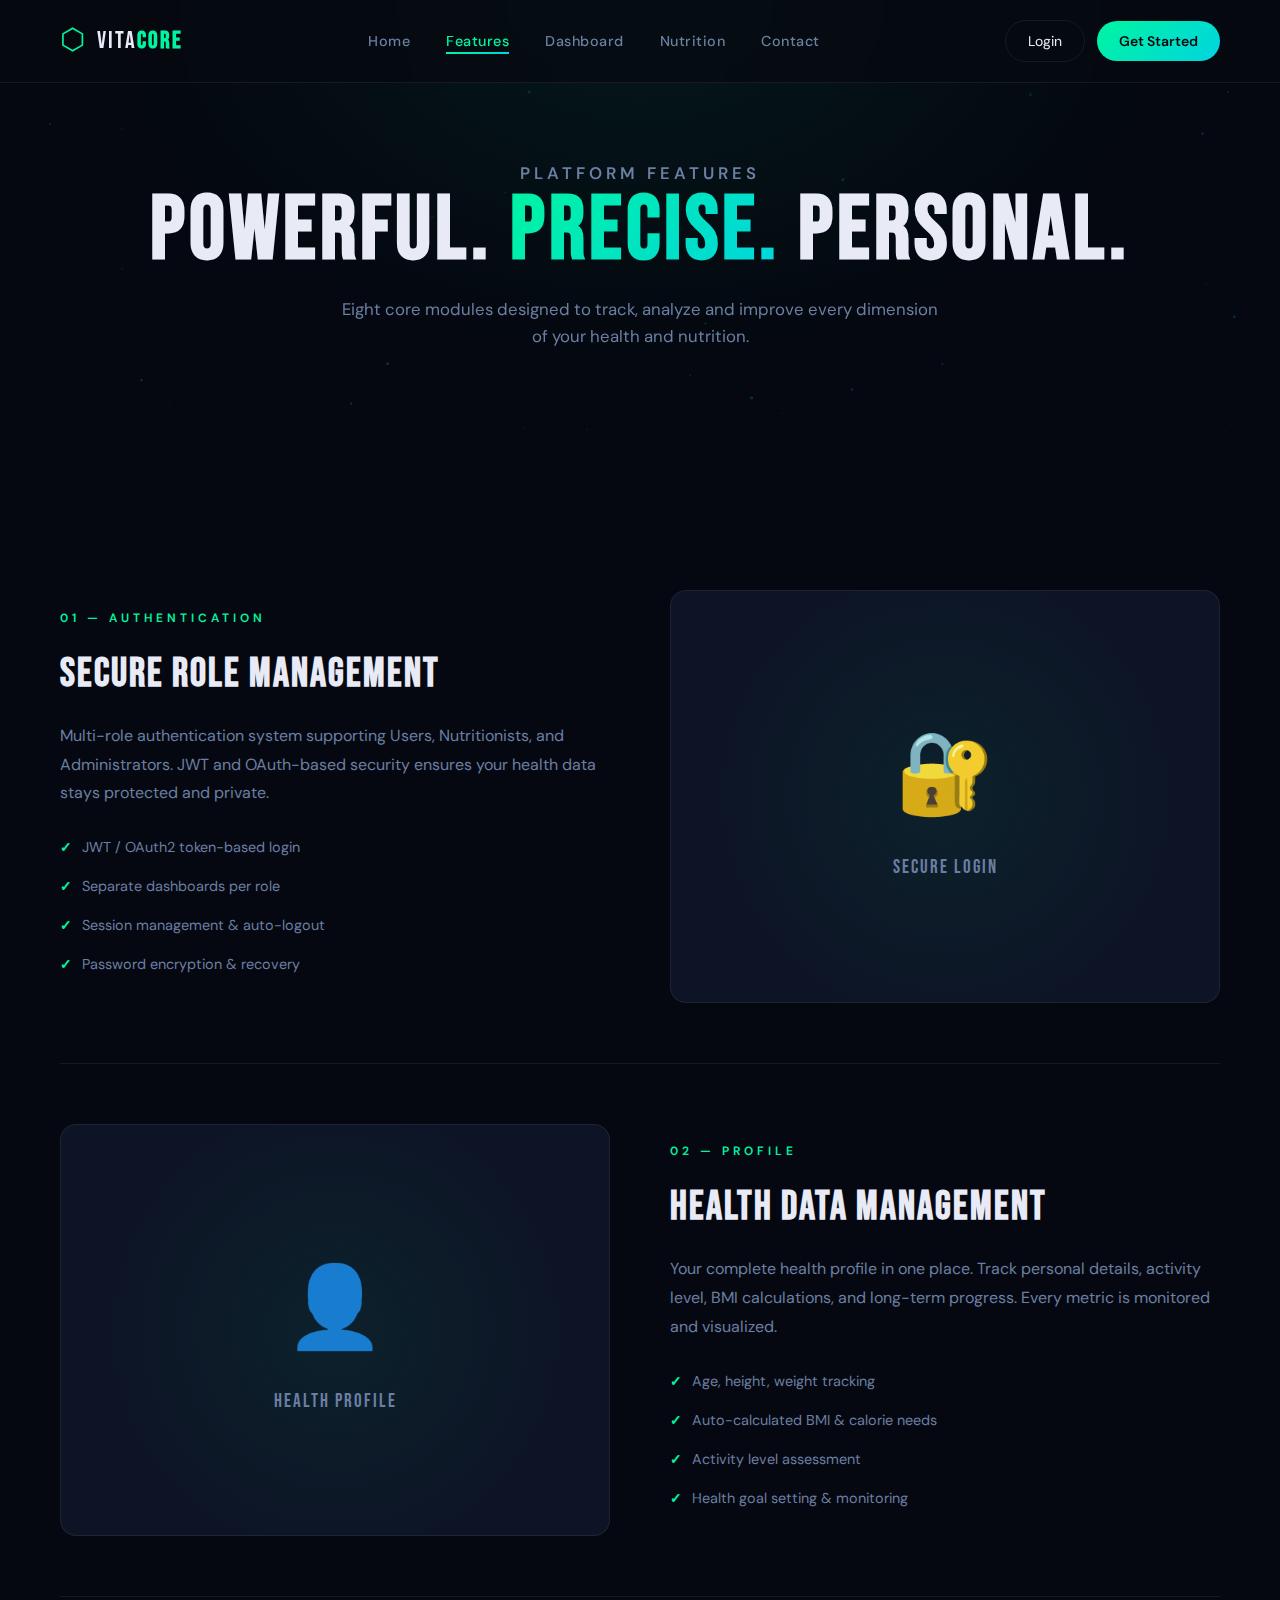
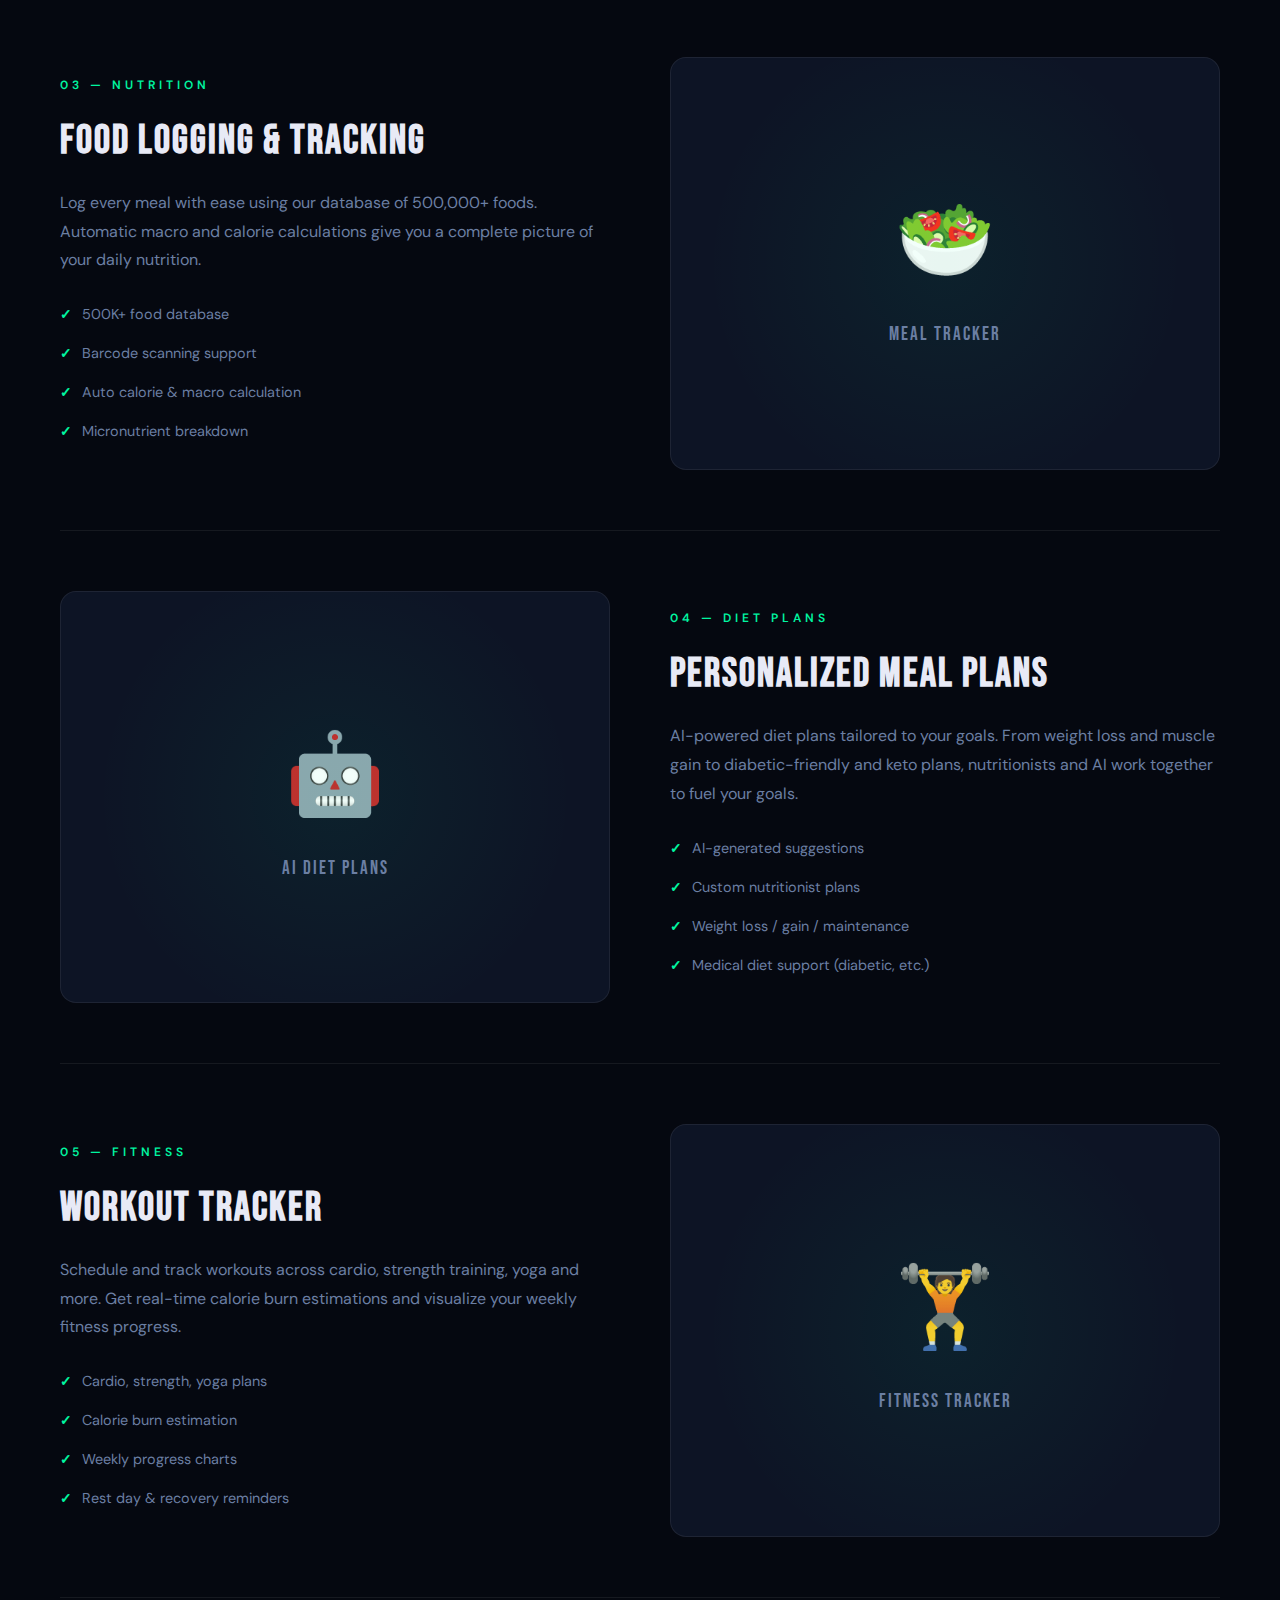
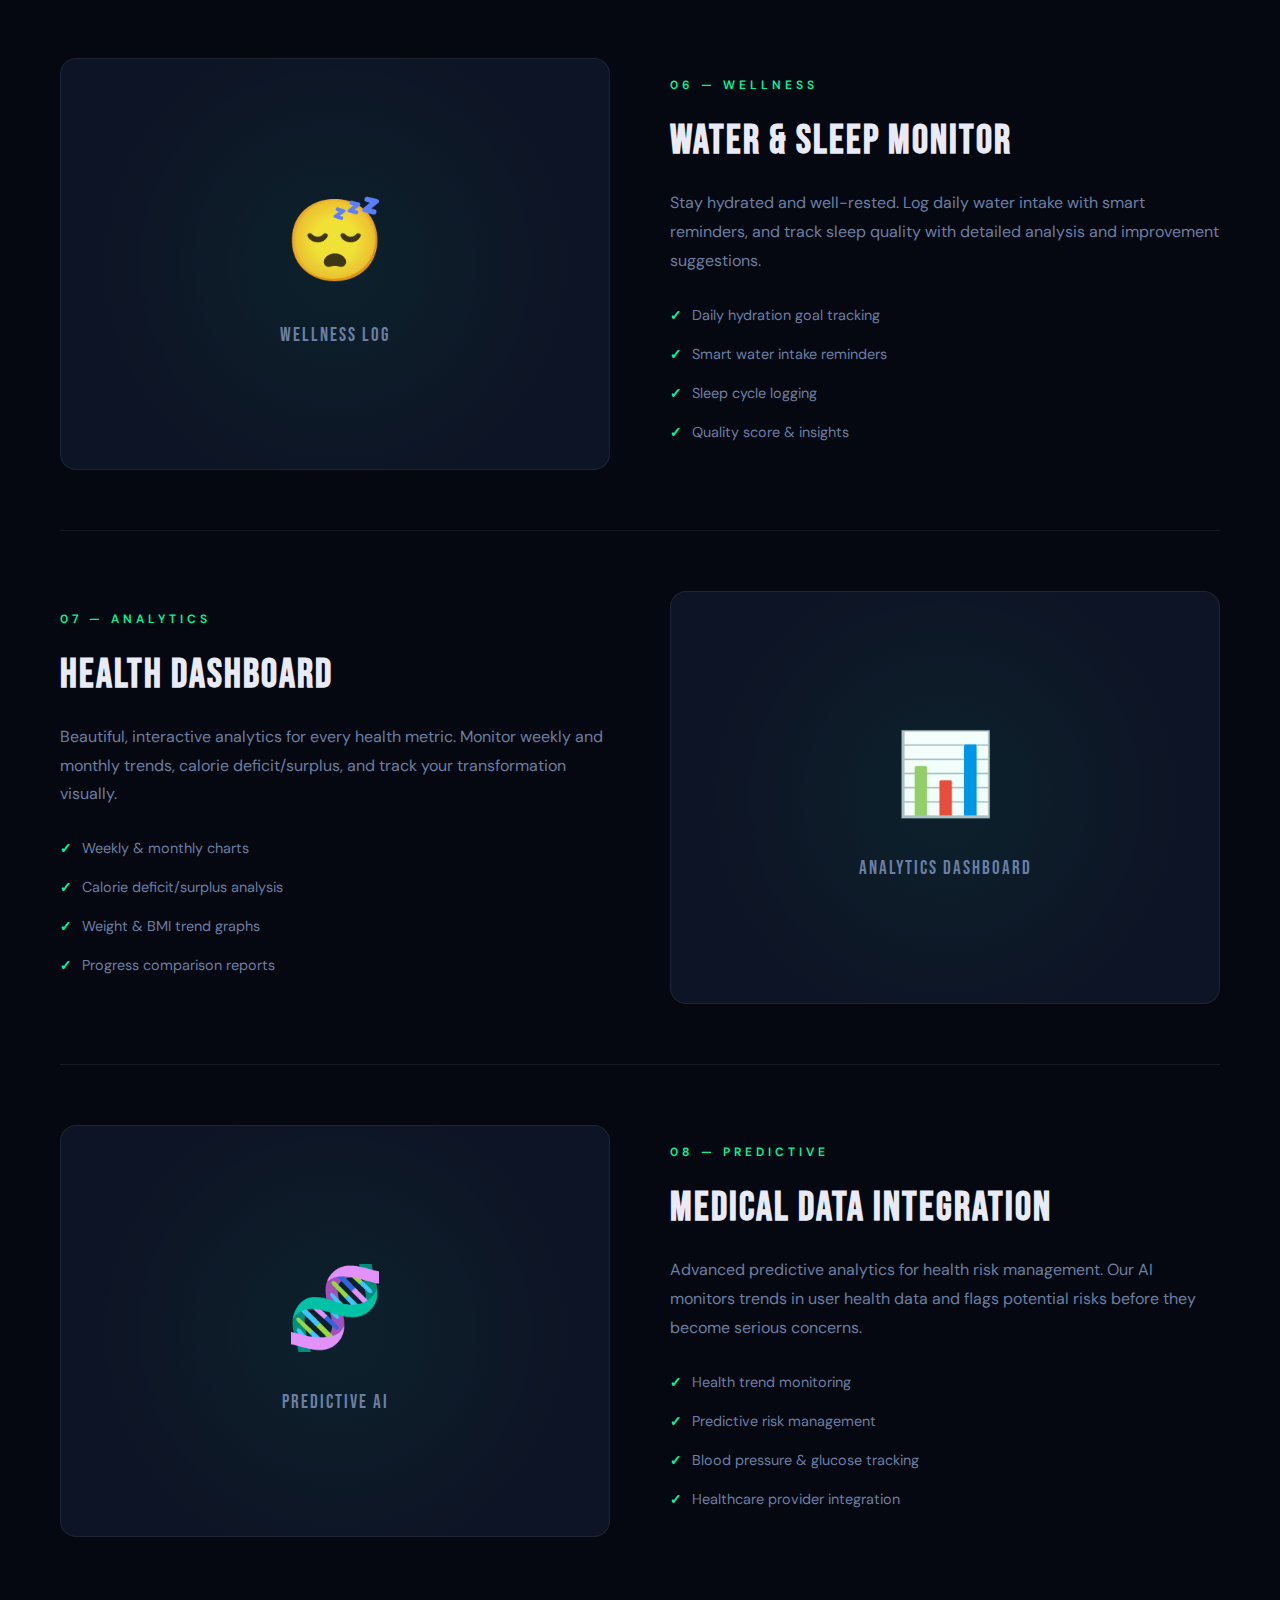
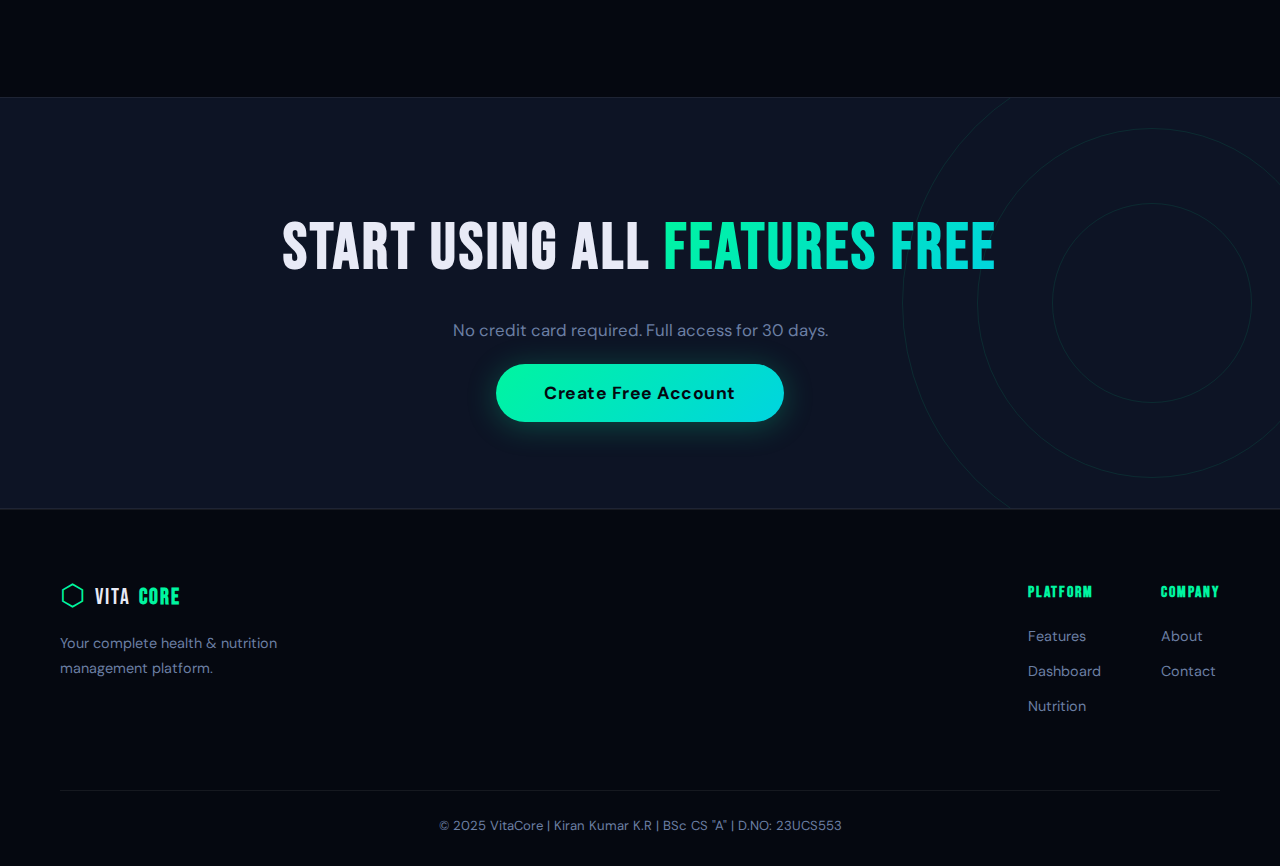
<file: pages/features.html>
<!DOCTYPE html>
<html lang="en">
<head>
  <meta charset="UTF-8">
  <meta name="viewport" content="width=device-width, initial-scale=1.0">
  <title>Features — VitaCore</title>
  <link rel="stylesheet" href="../css/main.css">
</head>
<body>
  <canvas id="bg-canvas"></canvas>
  <nav class="navbar" id="navbar">
    <div class="nav-logo"><span class="logo-icon">⬡</span><span class="logo-text">VITA<strong>CORE</strong></span></div>
    <ul class="nav-links">
      <li><a href="../index.html">Home</a></li>
      <li><a href="features.html" class="active">Features</a></li>
      <li><a href="dashboard.html">Dashboard</a></li>
      <li><a href="nutrition.html">Nutrition</a></li>
      <li><a href="contact.html">Contact</a></li>
    </ul>
    <div class="nav-actions">
      <a href="login.html" class="btn-ghost">Login</a>
      <a href="signup.html" class="btn-primary">Get Started</a>
    </div>
    <button class="nav-toggle" id="navToggle">☰</button>
  </nav>

  <section class="page-hero">
    <p class="section-tag">PLATFORM FEATURES</p>
    <h1>POWERFUL. <span style="background:linear-gradient(135deg,#00f5a0,#00d4e0);-webkit-background-clip:text;-webkit-text-fill-color:transparent;">PRECISE.</span> PERSONAL.</h1>
    <p>Eight core modules designed to track, analyze and improve every dimension of your health and nutrition.</p>
  </section>

  <section style="background:var(--bg);">
    <div class="features-full">

      <div class="feature-row">
        <div class="feature-text">
          <div class="section-tag">01 — AUTHENTICATION</div>
          <h3>SECURE ROLE MANAGEMENT</h3>
          <p>Multi-role authentication system supporting Users, Nutritionists, and Administrators. JWT and OAuth-based security ensures your health data stays protected and private.</p>
          <ul class="feature-list">
            <li>JWT / OAuth2 token-based login</li>
            <li>Separate dashboards per role</li>
            <li>Session management & auto-logout</li>
            <li>Password encryption & recovery</li>
          </ul>
        </div>
        <div class="feature-visual">
          🔐
          <span>SECURE LOGIN</span>
        </div>
      </div>

      <div class="feature-row reverse">
        <div class="feature-text">
          <div class="section-tag">02 — PROFILE</div>
          <h3>HEALTH DATA MANAGEMENT</h3>
          <p>Your complete health profile in one place. Track personal details, activity level, BMI calculations, and long-term progress. Every metric is monitored and visualized.</p>
          <ul class="feature-list">
            <li>Age, height, weight tracking</li>
            <li>Auto-calculated BMI & calorie needs</li>
            <li>Activity level assessment</li>
            <li>Health goal setting & monitoring</li>
          </ul>
        </div>
        <div class="feature-visual">
          👤
          <span>HEALTH PROFILE</span>
        </div>
      </div>

      <div class="feature-row">
        <div class="feature-text">
          <div class="section-tag">03 — NUTRITION</div>
          <h3>FOOD LOGGING & TRACKING</h3>
          <p>Log every meal with ease using our database of 500,000+ foods. Automatic macro and calorie calculations give you a complete picture of your daily nutrition.</p>
          <ul class="feature-list">
            <li>500K+ food database</li>
            <li>Barcode scanning support</li>
            <li>Auto calorie & macro calculation</li>
            <li>Micronutrient breakdown</li>
          </ul>
        </div>
        <div class="feature-visual">
          🥗
          <span>MEAL TRACKER</span>
        </div>
      </div>

      <div class="feature-row reverse">
        <div class="feature-text">
          <div class="section-tag">04 — DIET PLANS</div>
          <h3>PERSONALIZED MEAL PLANS</h3>
          <p>AI-powered diet plans tailored to your goals. From weight loss and muscle gain to diabetic-friendly and keto plans, nutritionists and AI work together to fuel your goals.</p>
          <ul class="feature-list">
            <li>AI-generated suggestions</li>
            <li>Custom nutritionist plans</li>
            <li>Weight loss / gain / maintenance</li>
            <li>Medical diet support (diabetic, etc.)</li>
          </ul>
        </div>
        <div class="feature-visual">
          🤖
          <span>AI DIET PLANS</span>
        </div>
      </div>

      <div class="feature-row">
        <div class="feature-text">
          <div class="section-tag">05 — FITNESS</div>
          <h3>WORKOUT TRACKER</h3>
          <p>Schedule and track workouts across cardio, strength training, yoga and more. Get real-time calorie burn estimations and visualize your weekly fitness progress.</p>
          <ul class="feature-list">
            <li>Cardio, strength, yoga plans</li>
            <li>Calorie burn estimation</li>
            <li>Weekly progress charts</li>
            <li>Rest day & recovery reminders</li>
          </ul>
        </div>
        <div class="feature-visual">
          🏋️
          <span>FITNESS TRACKER</span>
        </div>
      </div>

      <div class="feature-row reverse">
        <div class="feature-text">
          <div class="section-tag">06 — WELLNESS</div>
          <h3>WATER & SLEEP MONITOR</h3>
          <p>Stay hydrated and well-rested. Log daily water intake with smart reminders, and track sleep quality with detailed analysis and improvement suggestions.</p>
          <ul class="feature-list">
            <li>Daily hydration goal tracking</li>
            <li>Smart water intake reminders</li>
            <li>Sleep cycle logging</li>
            <li>Quality score & insights</li>
          </ul>
        </div>
        <div class="feature-visual">
          😴
          <span>WELLNESS LOG</span>
        </div>
      </div>

      <div class="feature-row">
        <div class="feature-text">
          <div class="section-tag">07 — ANALYTICS</div>
          <h3>HEALTH DASHBOARD</h3>
          <p>Beautiful, interactive analytics for every health metric. Monitor weekly and monthly trends, calorie deficit/surplus, and track your transformation visually.</p>
          <ul class="feature-list">
            <li>Weekly & monthly charts</li>
            <li>Calorie deficit/surplus analysis</li>
            <li>Weight & BMI trend graphs</li>
            <li>Progress comparison reports</li>
          </ul>
        </div>
        <div class="feature-visual">
          📊
          <span>ANALYTICS DASHBOARD</span>
        </div>
      </div>

      <div class="feature-row reverse">
        <div class="feature-text">
          <div class="section-tag">08 — PREDICTIVE</div>
          <h3>MEDICAL DATA INTEGRATION</h3>
          <p>Advanced predictive analytics for health risk management. Our AI monitors trends in user health data and flags potential risks before they become serious concerns.</p>
          <ul class="feature-list">
            <li>Health trend monitoring</li>
            <li>Predictive risk management</li>
            <li>Blood pressure & glucose tracking</li>
            <li>Healthcare provider integration</li>
          </ul>
        </div>
        <div class="feature-visual">
          🧬
          <span>PREDICTIVE AI</span>
        </div>
      </div>

    </div>
  </section>

  <section class="cta-banner">
    <div class="cta-content">
      <h2>Start Using All <span class="accent">Features Free</span></h2>
      <p>No credit card required. Full access for 30 days.</p>
      <a href="signup.html" class="cta-main large">Create Free Account</a>
    </div>
    <div class="cta-decoration">
      <div class="deco-ring ring1"></div>
      <div class="deco-ring ring2"></div>
      <div class="deco-ring ring3"></div>
    </div>
  </section>

  <footer class="footer">
    <div class="footer-top">
      <div class="footer-brand">
        <div class="logo-text"><span class="logo-icon">⬡</span> VITA<strong>CORE</strong></div>
        <p>Your complete health & nutrition management platform.</p>
      </div>
      <div class="footer-links">
        <div class="footer-col"><h4>Platform</h4><a href="features.html">Features</a><a href="dashboard.html">Dashboard</a><a href="nutrition.html">Nutrition</a></div>
        <div class="footer-col"><h4>Company</h4><a href="#">About</a><a href="contact.html">Contact</a></div>
      </div>
    </div>
    <div class="footer-bottom"><p>© 2025 VitaCore | Kiran Kumar K.R | BSc CS "A" | D.NO: 23UCS553</p></div>
  </footer>
  <script src="../js/main.js"></script>
</body>
</html>
</file>
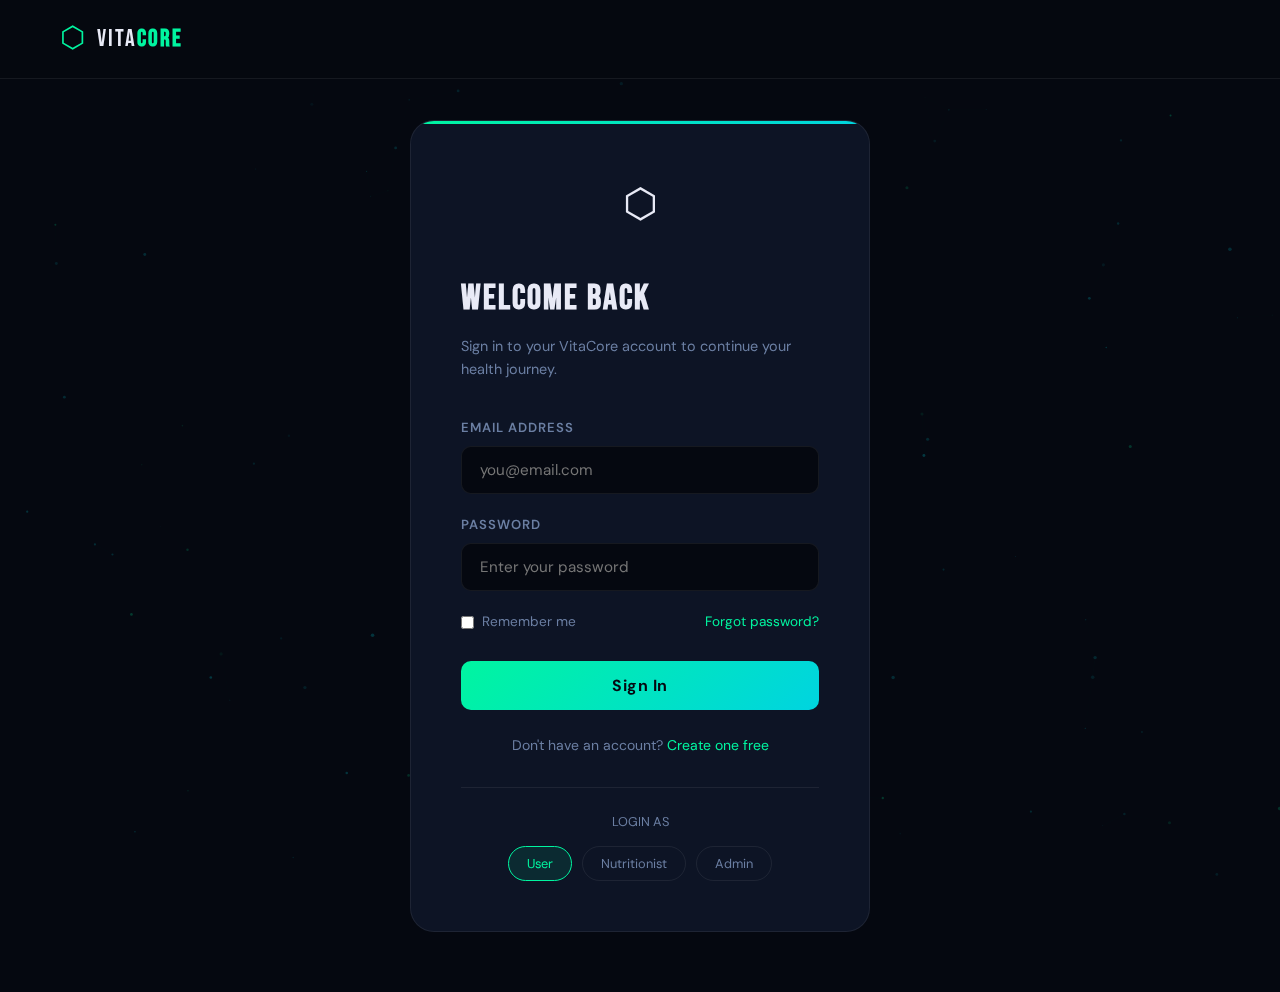
<file: pages/login.html>
<!DOCTYPE html>
<html lang="en">
<head>
  <meta charset="UTF-8">
  <meta name="viewport" content="width=device-width, initial-scale=1.0">
  <title>Login — VitaCore</title>
  <link rel="stylesheet" href="../css/main.css">
</head>
<body>
  <canvas id="bg-canvas"></canvas>
  <nav class="navbar" id="navbar">
    <div class="nav-logo"><a href="../index.html" style="display:flex;align-items:center;gap:10px;"><span class="logo-icon">⬡</span><span class="logo-text">VITA<strong>CORE</strong></span></a></div>
  </nav>

  <div class="auth-page">
    <div class="auth-card">
      <div style="text-align:center;margin-bottom:36px;">
        <span style="font-size:2.5rem;">⬡</span>
      </div>
      <h2>WELCOME BACK</h2>
      <p>Sign in to your VitaCore account to continue your health journey.</p>
      <div class="form-group">
        <label>Email Address</label>
        <input type="email" placeholder="you@email.com" required>
      </div>
      <div class="form-group">
        <label>Password</label>
        <input type="password" placeholder="Enter your password" required>
      </div>
      <div style="display:flex;justify-content:space-between;align-items:center;margin-bottom:20px;">
        <label style="display:flex;align-items:center;gap:8px;color:var(--text-muted);font-size:0.85rem;cursor:pointer;">
          <input type="checkbox" style="width:auto;background:none;border:none;padding:0;"> Remember me
        </label>
        <a href="#" style="color:var(--accent);font-size:0.85rem;">Forgot password?</a>
      </div>
      <button class="form-submit" data-label="Sign In">Sign In</button>
      <div class="form-link">
        Don't have an account? <a href="signup.html">Create one free</a>
      </div>
      <div style="margin-top:30px;border-top:1px solid var(--border);padding-top:24px;text-align:center;">
        <p style="color:var(--text-muted);font-size:0.8rem;margin-bottom:14px;">LOGIN AS</p>
        <div style="display:flex;gap:10px;justify-content:center;">
          <button class="plan-tab active" style="padding:8px 18px;border-radius:50px;border:1px solid var(--border);font-size:0.8rem;cursor:pointer;background:rgba(0,245,160,0.1);border-color:var(--accent);color:var(--accent);font-family:var(--font-body);">User</button>
          <button class="plan-tab" style="padding:8px 18px;border-radius:50px;border:1px solid var(--border);font-size:0.8rem;cursor:pointer;color:var(--text-muted);background:none;font-family:var(--font-body);">Nutritionist</button>
          <button class="plan-tab" style="padding:8px 18px;border-radius:50px;border:1px solid var(--border);font-size:0.8rem;cursor:pointer;color:var(--text-muted);background:none;font-family:var(--font-body);">Admin</button>
        </div>
      </div>
    </div>
  </div>
  <script src="../js/main.js"></script>
</body>
</html>
</file>
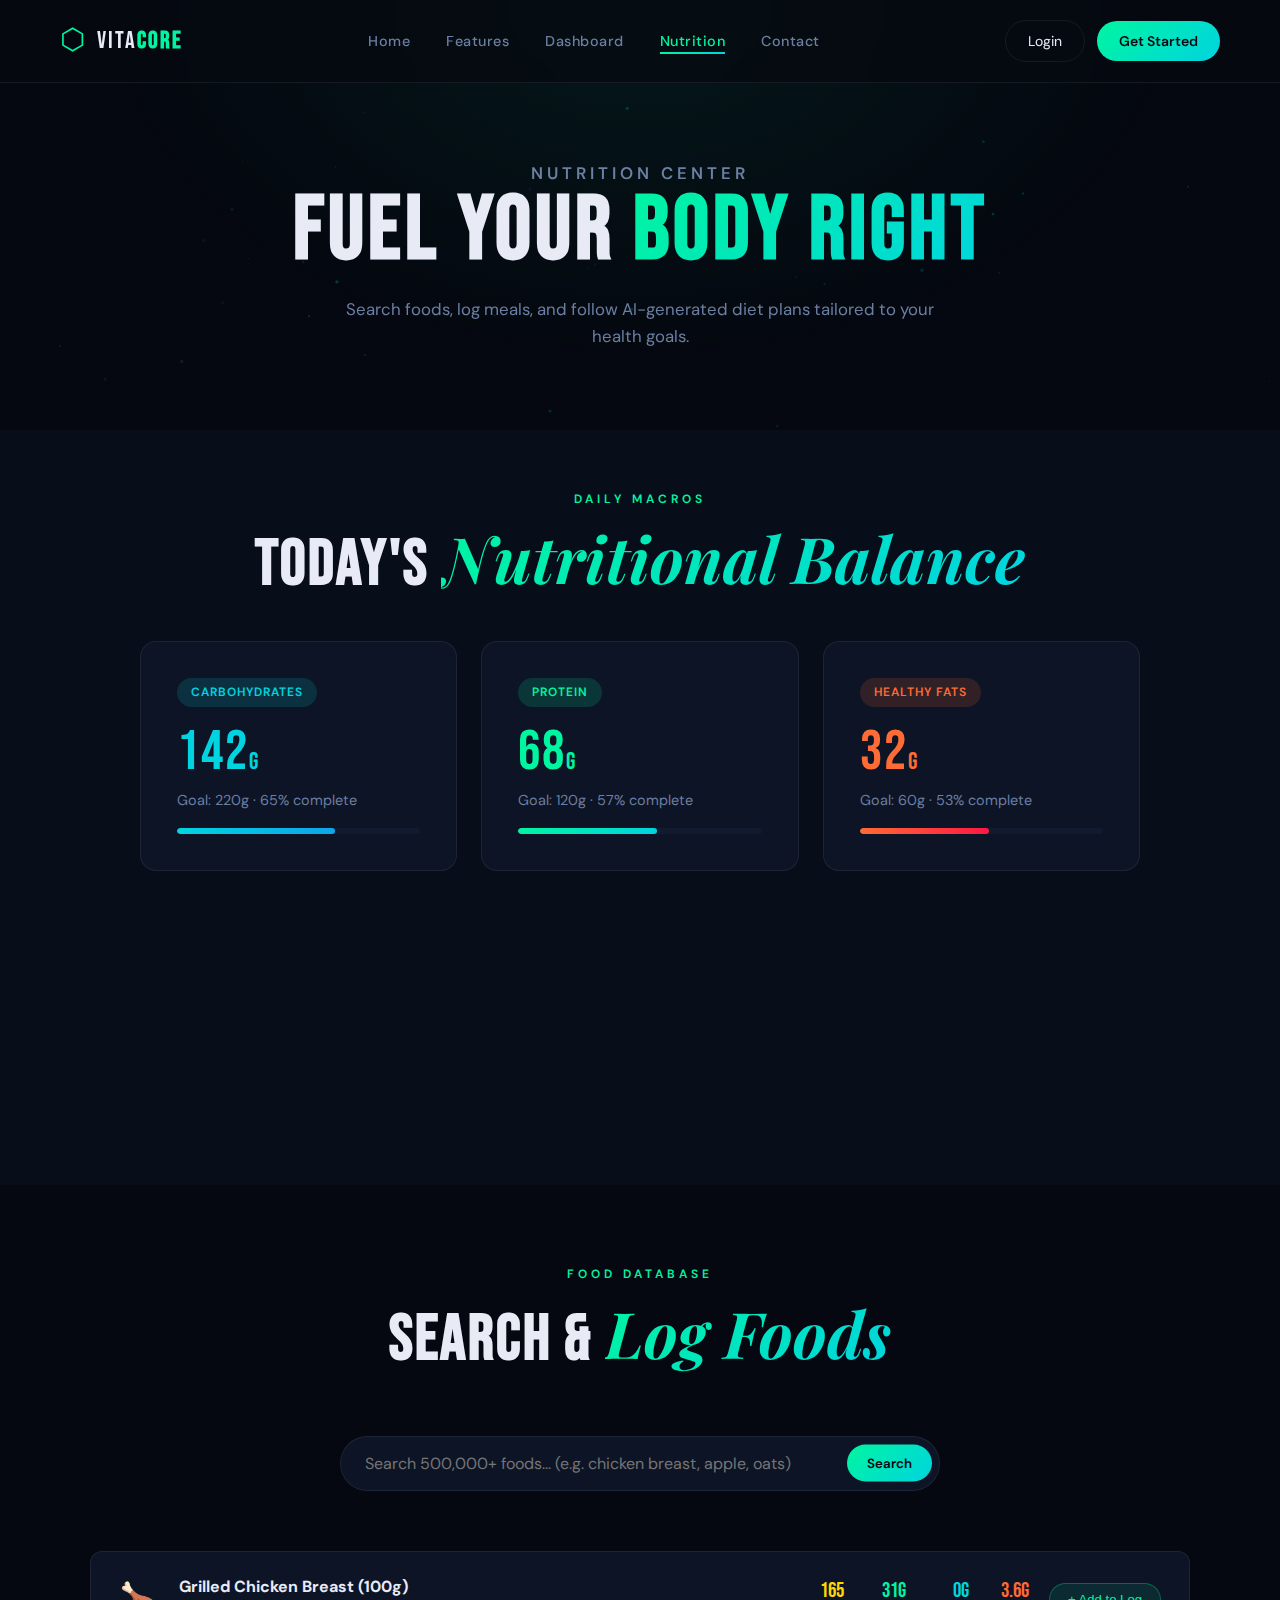
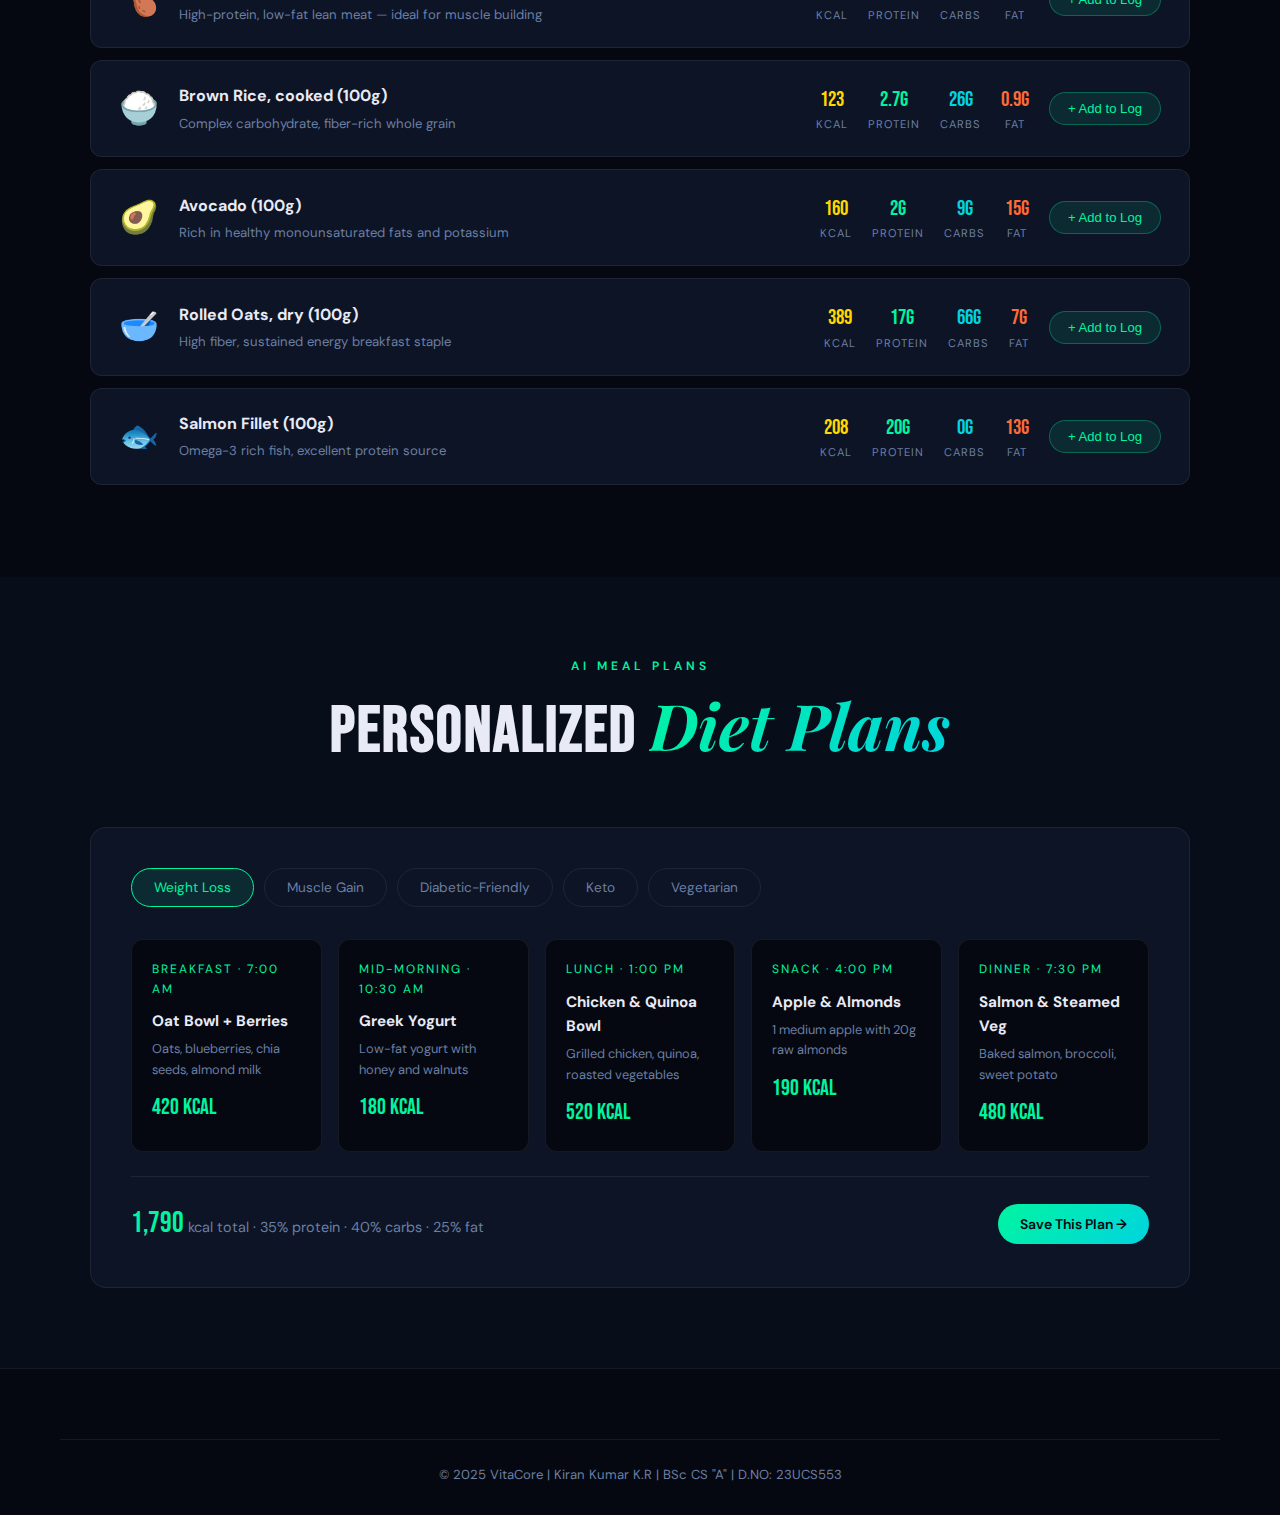
<file: pages/nutrition.html>
<!DOCTYPE html>
<html lang="en">
<head>
  <meta charset="UTF-8">
  <meta name="viewport" content="width=device-width, initial-scale=1.0">
  <title>Nutrition — VitaCore</title>
  <link rel="stylesheet" href="../css/main.css">
  <style>
    .search-bar-wrap { max-width: 600px; margin: 0 auto 60px; position: relative; }
    .food-search { width: 100%; background: var(--surface); border: 1px solid var(--border); border-radius: 50px; padding: 16px 60px 16px 24px; color: var(--text); font-family: var(--font-body); font-size: 1rem; outline: none; transition: all 0.3s; }
    .food-search:focus { border-color: var(--accent); box-shadow: 0 0 0 3px rgba(0,245,160,0.1); }
    .search-btn { position: absolute; right: 8px; top: 50%; transform: translateY(-50%); background: var(--gradient); border: none; border-radius: 50px; padding: 10px 20px; font-family: var(--font-body); font-weight: 600; color: #050810; cursor: pointer; }
    .diet-plans { background: var(--surface); border: 1px solid var(--border); border-radius: var(--radius); padding: 40px; max-width: 1100px; margin: 0 auto 40px; }
    .plan-tabs { display: flex; gap: 10px; margin-bottom: 32px; flex-wrap: wrap; }
    .plan-tab { padding: 10px 22px; border-radius: 50px; border: 1px solid var(--border); font-size: 0.85rem; cursor: pointer; transition: all 0.3s; color: var(--text-muted); background: none; font-family: var(--font-body); }
    .plan-tab.active, .plan-tab:hover { background: rgba(0,245,160,0.1); border-color: var(--accent); color: var(--accent); }
    .plan-grid { display: grid; grid-template-columns: repeat(auto-fit, minmax(180px, 1fr)); gap: 16px; }
    .plan-meal { background: var(--bg); border: 1px solid var(--border); border-radius: 12px; padding: 20px; }
    .plan-meal-time { font-size: 0.75rem; letter-spacing: 2px; color: var(--accent); text-transform: uppercase; margin-bottom: 10px; }
    .plan-meal h4 { font-size: 0.95rem; margin-bottom: 6px; }
    .plan-meal p { color: var(--text-muted); font-size: 0.8rem; }
    .plan-meal-kcal { font-family: var(--font-display); font-size: 1.4rem; color: var(--accent); margin-top: 10px; }
    .food-results { max-width: 1100px; margin: 0 auto; }
    .food-item { background: var(--surface); border: 1px solid var(--border); border-radius: 12px; padding: 22px 28px; display: flex; align-items: center; gap: 20px; margin-bottom: 12px; transition: all 0.3s; }
    .food-item:hover { border-color: rgba(0,245,160,0.3); transform: translateX(4px); }
    .food-emoji { font-size: 2rem; flex-shrink: 0; }
    .food-info { flex: 1; }
    .food-info h4 { margin-bottom: 4px; }
    .food-info p { color: var(--text-muted); font-size: 0.82rem; }
    .food-macros { display: flex; gap: 20px; }
    .macro-item { text-align: center; }
    .macro-item .val { font-family: var(--font-display); font-size: 1.3rem; }
    .macro-item .lbl { font-size: 0.7rem; color: var(--text-muted); letter-spacing: 1px; text-transform: uppercase; }
    .c-color { color: var(--accent2); }
    .p-color { color: var(--accent); }
    .f-color { color: var(--accent3); }
    .cal-color { color: #ffd700; }
    .add-food-btn { padding: 8px 18px; background: rgba(0,245,160,0.1); border: 1px solid rgba(0,245,160,0.3); border-radius: 50px; color: var(--accent); font-size: 0.82rem; cursor: pointer; transition: all 0.3s; white-space: nowrap; }
    .add-food-btn:hover { background: rgba(0,245,160,0.2); }
  </style>
</head>
<body>
  <canvas id="bg-canvas"></canvas>
  <nav class="navbar" id="navbar">
    <div class="nav-logo"><span class="logo-icon">⬡</span><span class="logo-text">VITA<strong>CORE</strong></span></div>
    <ul class="nav-links">
      <li><a href="../index.html">Home</a></li>
      <li><a href="features.html">Features</a></li>
      <li><a href="dashboard.html">Dashboard</a></li>
      <li><a href="nutrition.html" class="active">Nutrition</a></li>
      <li><a href="contact.html">Contact</a></li>
    </ul>
    <div class="nav-actions">
      <a href="login.html" class="btn-ghost">Login</a>
      <a href="signup.html" class="btn-primary">Get Started</a>
    </div>
    <button class="nav-toggle" id="navToggle">☰</button>
  </nav>

  <section class="page-hero">
    <p class="section-tag">NUTRITION CENTER</p>
    <h1>FUEL YOUR <span style="background:var(--gradient);-webkit-background-clip:text;-webkit-text-fill-color:transparent;">BODY RIGHT</span></h1>
    <p>Search foods, log meals, and follow AI-generated diet plans tailored to your health goals.</p>
  </section>

  <!-- Macros Overview -->
  <section style="background:var(--bg2); padding:60px;">
    <div class="section-header" style="margin-bottom:40px;">
      <p class="section-tag">DAILY MACROS</p>
      <h2>Today's <em>Nutritional Balance</em></h2>
    </div>
    <div class="nutrition-grid" style="max-width:1000px;margin:0 auto;">
      <div class="nutrition-card">
        <span class="macro-badge macro-carb">CARBOHYDRATES</span>
        <div class="macro-val" style="color:var(--accent2)">142<span style="font-size:1.5rem">g</span></div>
        <div class="macro-label">Goal: 220g · 65% complete</div>
        <div class="progress-bar" style="margin-top:16px"><div class="progress-fill" style="width:65%;background:linear-gradient(90deg,#00d4e0,#0ea5e9)"></div></div>
      </div>
      <div class="nutrition-card">
        <span class="macro-badge macro-protein">PROTEIN</span>
        <div class="macro-val" style="color:var(--accent)">68<span style="font-size:1.5rem">g</span></div>
        <div class="macro-label">Goal: 120g · 57% complete</div>
        <div class="progress-bar" style="margin-top:16px"><div class="progress-fill" style="width:57%"></div></div>
      </div>
      <div class="nutrition-card">
        <span class="macro-badge macro-fat">HEALTHY FATS</span>
        <div class="macro-val" style="color:var(--accent3)">32<span style="font-size:1.5rem">g</span></div>
        <div class="macro-label">Goal: 60g · 53% complete</div>
        <div class="progress-bar" style="margin-top:16px"><div class="progress-fill" style="width:53%;background:linear-gradient(90deg,#ff6b35,#ff1744)"></div></div>
      </div>
      <div class="nutrition-card">
        <span class="macro-badge macro-fiber">FIBER</span>
        <div class="macro-val" style="color:#a78bfa">18<span style="font-size:1.5rem">g</span></div>
        <div class="macro-label">Goal: 30g · 60% complete</div>
        <div class="progress-bar" style="margin-top:16px"><div class="progress-fill" style="width:60%;background:linear-gradient(90deg,#7c3aed,#a78bfa)"></div></div>
      </div>
    </div>
  </section>

  <!-- Food Search -->
  <section style="background:var(--bg);padding:80px 60px;">
    <div class="section-header">
      <p class="section-tag">FOOD DATABASE</p>
      <h2>Search & <em>Log Foods</em></h2>
    </div>
    <div class="search-bar-wrap">
      <input type="text" class="food-search" placeholder="Search 500,000+ foods... (e.g. chicken breast, apple, oats)" id="foodSearch">
      <button class="search-btn">Search</button>
    </div>
    <div class="food-results">
      <div class="food-item">
        <span class="food-emoji">🍗</span>
        <div class="food-info">
          <h4>Grilled Chicken Breast (100g)</h4>
          <p>High-protein, low-fat lean meat — ideal for muscle building</p>
        </div>
        <div class="food-macros">
          <div class="macro-item"><div class="val cal-color">165</div><div class="lbl">kcal</div></div>
          <div class="macro-item"><div class="val p-color">31g</div><div class="lbl">protein</div></div>
          <div class="macro-item"><div class="val c-color">0g</div><div class="lbl">carbs</div></div>
          <div class="macro-item"><div class="val f-color">3.6g</div><div class="lbl">fat</div></div>
        </div>
        <button class="add-food-btn">+ Add to Log</button>
      </div>
      <div class="food-item">
        <span class="food-emoji">🍚</span>
        <div class="food-info">
          <h4>Brown Rice, cooked (100g)</h4>
          <p>Complex carbohydrate, fiber-rich whole grain</p>
        </div>
        <div class="food-macros">
          <div class="macro-item"><div class="val cal-color">123</div><div class="lbl">kcal</div></div>
          <div class="macro-item"><div class="val p-color">2.7g</div><div class="lbl">protein</div></div>
          <div class="macro-item"><div class="val c-color">26g</div><div class="lbl">carbs</div></div>
          <div class="macro-item"><div class="val f-color">0.9g</div><div class="lbl">fat</div></div>
        </div>
        <button class="add-food-btn">+ Add to Log</button>
      </div>
      <div class="food-item">
        <span class="food-emoji">🥑</span>
        <div class="food-info">
          <h4>Avocado (100g)</h4>
          <p>Rich in healthy monounsaturated fats and potassium</p>
        </div>
        <div class="food-macros">
          <div class="macro-item"><div class="val cal-color">160</div><div class="lbl">kcal</div></div>
          <div class="macro-item"><div class="val p-color">2g</div><div class="lbl">protein</div></div>
          <div class="macro-item"><div class="val c-color">9g</div><div class="lbl">carbs</div></div>
          <div class="macro-item"><div class="val f-color">15g</div><div class="lbl">fat</div></div>
        </div>
        <button class="add-food-btn">+ Add to Log</button>
      </div>
      <div class="food-item">
        <span class="food-emoji">🥣</span>
        <div class="food-info">
          <h4>Rolled Oats, dry (100g)</h4>
          <p>High fiber, sustained energy breakfast staple</p>
        </div>
        <div class="food-macros">
          <div class="macro-item"><div class="val cal-color">389</div><div class="lbl">kcal</div></div>
          <div class="macro-item"><div class="val p-color">17g</div><div class="lbl">protein</div></div>
          <div class="macro-item"><div class="val c-color">66g</div><div class="lbl">carbs</div></div>
          <div class="macro-item"><div class="val f-color">7g</div><div class="lbl">fat</div></div>
        </div>
        <button class="add-food-btn">+ Add to Log</button>
      </div>
      <div class="food-item">
        <span class="food-emoji">🐟</span>
        <div class="food-info">
          <h4>Salmon Fillet (100g)</h4>
          <p>Omega-3 rich fish, excellent protein source</p>
        </div>
        <div class="food-macros">
          <div class="macro-item"><div class="val cal-color">208</div><div class="lbl">kcal</div></div>
          <div class="macro-item"><div class="val p-color">20g</div><div class="lbl">protein</div></div>
          <div class="macro-item"><div class="val c-color">0g</div><div class="lbl">carbs</div></div>
          <div class="macro-item"><div class="val f-color">13g</div><div class="lbl">fat</div></div>
        </div>
        <button class="add-food-btn">+ Add to Log</button>
      </div>
    </div>
  </section>

  <!-- AI Meal Plans -->
  <section style="background:var(--bg2);padding:80px 60px;">
    <div class="section-header">
      <p class="section-tag">AI MEAL PLANS</p>
      <h2>Personalized <em>Diet Plans</em></h2>
    </div>
    <div class="diet-plans" style="max-width:1100px;margin:0 auto;">
      <div class="plan-tabs">
        <button class="plan-tab active">Weight Loss</button>
        <button class="plan-tab">Muscle Gain</button>
        <button class="plan-tab">Diabetic-Friendly</button>
        <button class="plan-tab">Keto</button>
        <button class="plan-tab">Vegetarian</button>
      </div>
      <div class="plan-grid">
        <div class="plan-meal">
          <div class="plan-meal-time">Breakfast · 7:00 AM</div>
          <h4>Oat Bowl + Berries</h4>
          <p>Oats, blueberries, chia seeds, almond milk</p>
          <div class="plan-meal-kcal">420 kcal</div>
        </div>
        <div class="plan-meal">
          <div class="plan-meal-time">Mid-Morning · 10:30 AM</div>
          <h4>Greek Yogurt</h4>
          <p>Low-fat yogurt with honey and walnuts</p>
          <div class="plan-meal-kcal">180 kcal</div>
        </div>
        <div class="plan-meal">
          <div class="plan-meal-time">Lunch · 1:00 PM</div>
          <h4>Chicken & Quinoa Bowl</h4>
          <p>Grilled chicken, quinoa, roasted vegetables</p>
          <div class="plan-meal-kcal">520 kcal</div>
        </div>
        <div class="plan-meal">
          <div class="plan-meal-time">Snack · 4:00 PM</div>
          <h4>Apple & Almonds</h4>
          <p>1 medium apple with 20g raw almonds</p>
          <div class="plan-meal-kcal">190 kcal</div>
        </div>
        <div class="plan-meal">
          <div class="plan-meal-time">Dinner · 7:30 PM</div>
          <h4>Salmon & Steamed Veg</h4>
          <p>Baked salmon, broccoli, sweet potato</p>
          <div class="plan-meal-kcal">480 kcal</div>
        </div>
      </div>
      <div style="margin-top:24px;padding-top:24px;border-top:1px solid var(--border);display:flex;justify-content:space-between;align-items:center;flex-wrap:wrap;gap:16px;">
        <div>
          <span style="font-family:var(--font-display);font-size:1.8rem;color:var(--accent)">1,790</span>
          <span style="color:var(--text-muted);font-size:0.9rem"> kcal total · 35% protein · 40% carbs · 25% fat</span>
        </div>
        <a href="signup.html" class="btn-primary" style="display:inline-block">Save This Plan →</a>
      </div>
    </div>
  </section>

  <footer class="footer">
    <div class="footer-bottom"><p>© 2025 VitaCore | Kiran Kumar K.R | BSc CS "A" | D.NO: 23UCS553</p></div>
  </footer>
  <script src="../js/main.js"></script>
  <script>
    document.querySelectorAll('.plan-tab').forEach(tab => {
      tab.addEventListener('click', () => {
        document.querySelectorAll('.plan-tab').forEach(t => t.classList.remove('active'));
        tab.classList.add('active');
      });
    });
    document.querySelectorAll('.add-food-btn').forEach(btn => {
      btn.addEventListener('click', function() {
        this.textContent = '✓ Added!';
        this.style.color = '#00f5a0';
        setTimeout(() => { this.textContent = '+ Add to Log'; this.style.color = ''; }, 1500);
      });
    });
  </script>
</body>
</html>
</file>
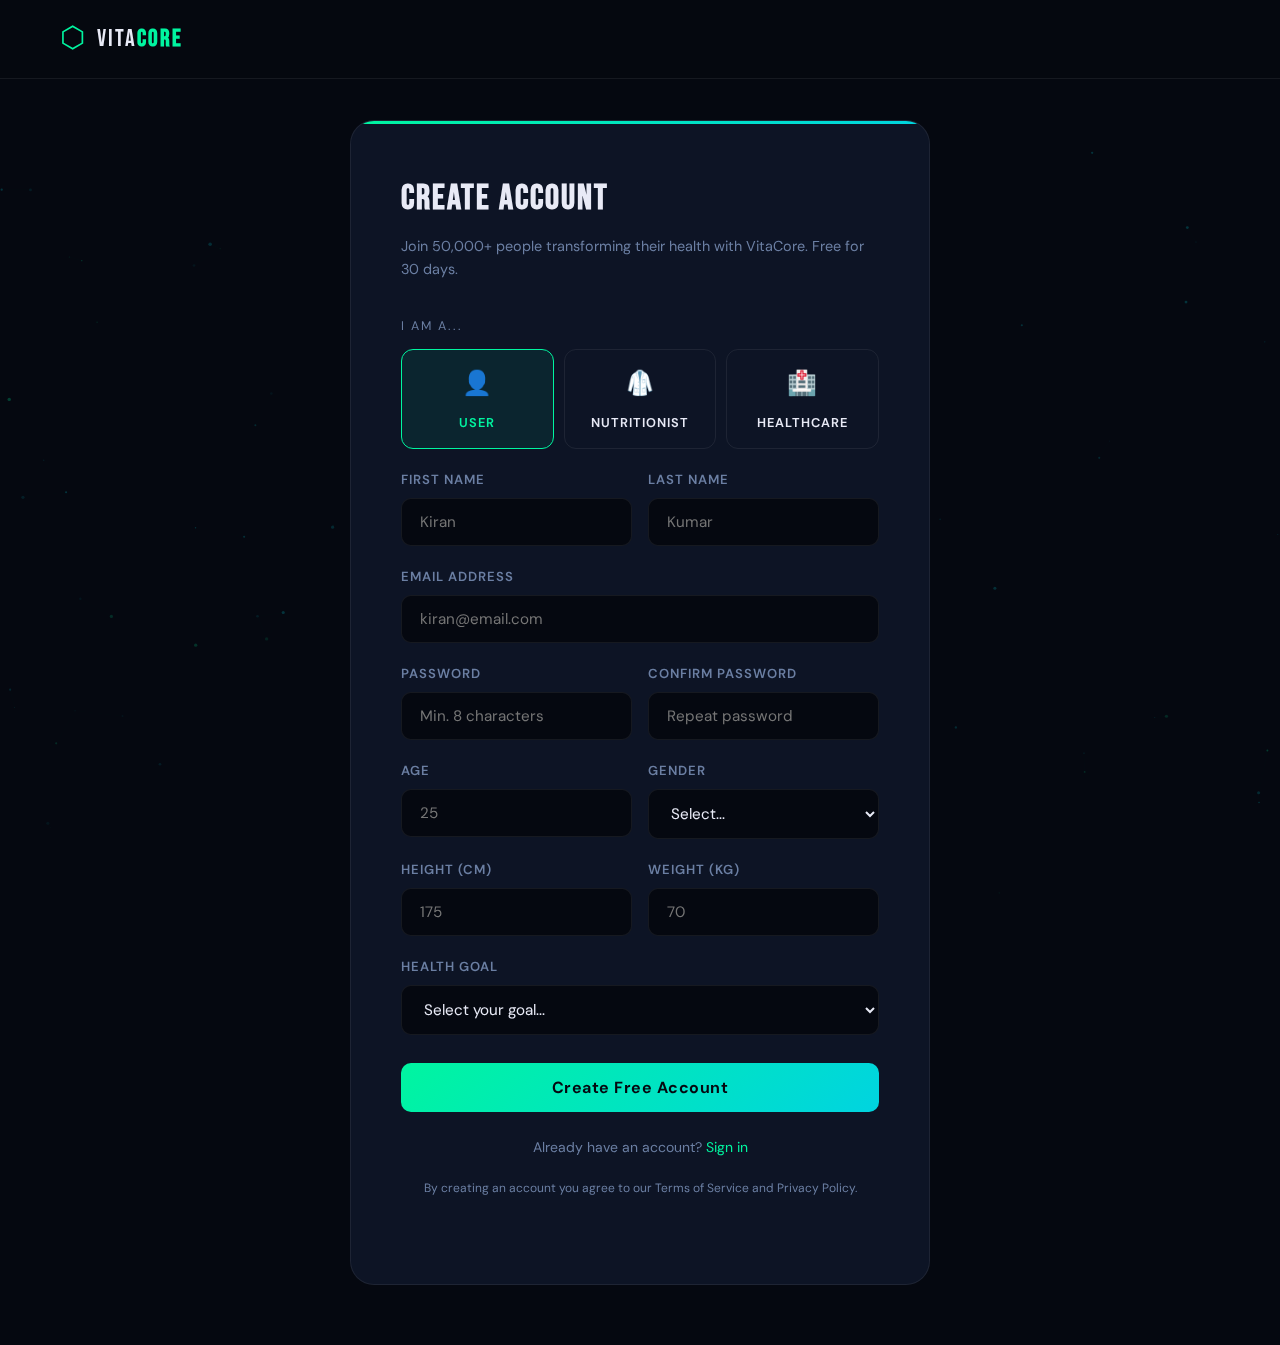
<file: pages/signup.html>
<!DOCTYPE html>
<html lang="en">
<head>
  <meta charset="UTF-8">
  <meta name="viewport" content="width=device-width, initial-scale=1.0">
  <title>Sign Up — VitaCore</title>
  <link rel="stylesheet" href="../css/main.css">
  <style>
    .signup-card { max-width: 580px; }
    .role-select-group { display: flex; gap: 10px; margin-bottom: 20px; }
    .role-opt { flex: 1; padding: 14px; border: 1px solid var(--border); border-radius: 12px; text-align: center; cursor: pointer; transition: all 0.3s; }
    .role-opt.selected { border-color: var(--accent); background: rgba(0,245,160,0.08); color: var(--accent); }
    .role-opt .role-emoji { font-size: 1.5rem; display: block; margin-bottom: 6px; }
    .role-opt span { font-size: 0.8rem; font-weight: 600; letter-spacing: 1px; }
    .form-row { display: grid; grid-template-columns: 1fr 1fr; gap: 16px; }
  </style>
</head>
<body>
  <canvas id="bg-canvas"></canvas>
  <nav class="navbar" id="navbar">
    <div class="nav-logo"><a href="../index.html" style="display:flex;align-items:center;gap:10px;"><span class="logo-icon">⬡</span><span class="logo-text">VITA<strong>CORE</strong></span></a></div>
  </nav>

  <div class="auth-page">
    <div class="auth-card signup-card">
      <h2>CREATE ACCOUNT</h2>
      <p>Join 50,000+ people transforming their health with VitaCore. Free for 30 days.</p>

      <p style="font-size:0.78rem;letter-spacing:2px;color:var(--text-muted);margin-bottom:12px;text-transform:uppercase;">I am a...</p>
      <div class="role-select-group">
        <div class="role-opt selected" onclick="selectRole(this)">
          <span class="role-emoji">👤</span>
          <span>USER</span>
        </div>
        <div class="role-opt" onclick="selectRole(this)">
          <span class="role-emoji">🥼</span>
          <span>NUTRITIONIST</span>
        </div>
        <div class="role-opt" onclick="selectRole(this)">
          <span class="role-emoji">🏥</span>
          <span>HEALTHCARE</span>
        </div>
      </div>

      <div class="form-row">
        <div class="form-group">
          <label>First Name</label>
          <input type="text" placeholder="Kiran" required>
        </div>
        <div class="form-group">
          <label>Last Name</label>
          <input type="text" placeholder="Kumar" required>
        </div>
      </div>
      <div class="form-group">
        <label>Email Address</label>
        <input type="email" placeholder="kiran@email.com" required>
      </div>
      <div class="form-row">
        <div class="form-group">
          <label>Password</label>
          <input type="password" placeholder="Min. 8 characters" required>
        </div>
        <div class="form-group">
          <label>Confirm Password</label>
          <input type="password" placeholder="Repeat password" required>
        </div>
      </div>
      <div class="form-row">
        <div class="form-group">
          <label>Age</label>
          <input type="number" placeholder="25">
        </div>
        <div class="form-group">
          <label>Gender</label>
          <select>
            <option value="">Select...</option>
            <option>Male</option>
            <option>Female</option>
            <option>Other</option>
          </select>
        </div>
      </div>
      <div class="form-row">
        <div class="form-group">
          <label>Height (cm)</label>
          <input type="number" placeholder="175">
        </div>
        <div class="form-group">
          <label>Weight (kg)</label>
          <input type="number" placeholder="70">
        </div>
      </div>
      <div class="form-group">
        <label>Health Goal</label>
        <select>
          <option value="">Select your goal...</option>
          <option>Lose Weight</option>
          <option>Gain Muscle</option>
          <option>Maintain Weight</option>
          <option>Improve Fitness</option>
          <option>Manage Health Condition</option>
        </select>
      </div>

      <button class="form-submit" data-label="Create Free Account">Create Free Account</button>
      <div class="form-link">
        Already have an account? <a href="login.html">Sign in</a>
      </div>
      <p style="text-align:center;color:var(--text-muted);font-size:0.75rem;margin-top:20px;">By creating an account you agree to our Terms of Service and Privacy Policy.</p>
    </div>
  </div>
  <script src="../js/main.js"></script>
  <script>
    function selectRole(el) {
      document.querySelectorAll('.role-opt').forEach(r => r.classList.remove('selected'));
      el.classList.add('selected');
    }
  </script>
</body>
</html>
</file>
<file: css/main.css>
/* ============================
   VITACORE - MAIN STYLESHEET
   Dramatic Dark Health Theme
   ============================ */

@import url('https://fonts.googleapis.com/css2?family=Bebas+Neue&family=DM+Sans:wght@300;400;500;600&family=Playfair+Display:ital,wght@1,700&display=swap');

:root {
  --bg: #050810;
  --bg2: #080d1a;
  --surface: #0d1425;
  --surface2: #111b30;
  --border: rgba(255,255,255,0.07);
  --accent: #00f5a0;
  --accent2: #00d4e0;
  --accent3: #ff6b35;
  --text: #e8eaf6;
  --text-muted: #6b7fa3;
  --gradient: linear-gradient(135deg, #00f5a0, #00d4e0);
  --font-display: 'Bebas Neue', cursive;
  --font-body: 'DM Sans', sans-serif;
  --font-italic: 'Playfair Display', serif;
  --radius: 16px;
  --glow: 0 0 40px rgba(0,245,160,0.15);
}

*, *::before, *::after { box-sizing: border-box; margin: 0; padding: 0; }

html { scroll-behavior: smooth; }

body {
  background: var(--bg);
  color: var(--text);
  font-family: var(--font-body);
  overflow-x: hidden;
  line-height: 1.6;
}

#bg-canvas {
  position: fixed;
  top: 0; left: 0;
  width: 100%; height: 100%;
  z-index: 0;
  pointer-events: none;
  opacity: 0.4;
}

section, nav, footer { position: relative; z-index: 1; }

a { text-decoration: none; color: inherit; }
ul { list-style: none; }

/* ======= NAVBAR ======= */
.navbar {
  position: fixed;
  top: 0; left: 0; right: 0;
  z-index: 100;
  display: flex;
  align-items: center;
  justify-content: space-between;
  padding: 20px 60px;
  background: rgba(5,8,16,0.7);
  backdrop-filter: blur(20px);
  border-bottom: 1px solid var(--border);
  transition: all 0.3s ease;
}
.navbar.scrolled {
  padding: 14px 60px;
  background: rgba(5,8,16,0.95);
}
.nav-logo {
  display: flex;
  align-items: center;
  gap: 10px;
  font-family: var(--font-display);
  font-size: 1.5rem;
  letter-spacing: 2px;
}
.logo-icon {
  color: var(--accent);
  font-size: 1.8rem;
  line-height: 1;
}
.logo-text strong { color: var(--accent); }

.nav-links {
  display: flex;
  gap: 36px;
}
.nav-links a {
  color: var(--text-muted);
  font-size: 0.9rem;
  font-weight: 500;
  letter-spacing: 0.5px;
  transition: color 0.3s;
  position: relative;
}
.nav-links a::after {
  content: '';
  position: absolute;
  bottom: -4px; left: 0;
  width: 0; height: 2px;
  background: var(--gradient);
  transition: width 0.3s;
}
.nav-links a:hover, .nav-links a.active {
  color: var(--accent);
}
.nav-links a:hover::after, .nav-links a.active::after { width: 100%; }

.nav-actions { display: flex; gap: 12px; align-items: center; }
.btn-ghost {
  padding: 9px 22px;
  border: 1px solid var(--border);
  border-radius: 50px;
  font-size: 0.875rem;
  color: var(--text);
  transition: all 0.3s;
}
.btn-ghost:hover {
  border-color: var(--accent);
  color: var(--accent);
}
.btn-primary {
  padding: 9px 22px;
  background: var(--gradient);
  border-radius: 50px;
  font-size: 0.875rem;
  font-weight: 600;
  color: #050810;
  transition: all 0.3s;
}
.btn-primary:hover {
  transform: translateY(-2px);
  box-shadow: 0 8px 30px rgba(0,245,160,0.3);
}
.nav-toggle {
  display: none;
  background: none;
  border: none;
  color: var(--text);
  font-size: 1.5rem;
  cursor: pointer;
}

/* ======= HERO ======= */
.hero {
  min-height: 100vh;
  display: flex;
  flex-direction: column;
  align-items: center;
  justify-content: center;
  text-align: center;
  padding: 140px 20px 80px;
  position: relative;
}
.hero::before {
  content: '';
  position: absolute;
  top: 20%; left: 50%;
  transform: translateX(-50%);
  width: 800px; height: 800px;
  background: radial-gradient(ellipse, rgba(0,245,160,0.08) 0%, transparent 70%);
  pointer-events: none;
}
.hero-badge {
  display: inline-flex;
  align-items: center;
  gap: 8px;
  padding: 8px 20px;
  background: rgba(0,245,160,0.08);
  border: 1px solid rgba(0,245,160,0.2);
  border-radius: 50px;
  font-size: 0.8rem;
  letter-spacing: 1px;
  color: var(--accent);
  margin-bottom: 40px;
  animation: fadeInDown 0.8s ease both;
}
.badge-dot {
  width: 8px; height: 8px;
  background: var(--accent);
  border-radius: 50%;
  animation: pulse 2s infinite;
}
@keyframes pulse {
  0%, 100% { opacity: 1; transform: scale(1); }
  50% { opacity: 0.5; transform: scale(1.5); }
}

.hero-title {
  font-family: var(--font-display);
  font-size: clamp(4rem, 12vw, 10rem);
  line-height: 0.95;
  letter-spacing: 4px;
  margin-bottom: 30px;
}
.hero-title .line {
  display: block;
  animation: fadeInUp 0.8s ease both;
}
.hero-title .line:nth-child(1) { animation-delay: 0.1s; }
.hero-title .line:nth-child(2) { animation-delay: 0.2s; }
.hero-title .line:nth-child(3) { animation-delay: 0.3s; }
.hero-title .line:nth-child(4) { animation-delay: 0.4s; }

.accent-line {
  background: var(--gradient);
  -webkit-background-clip: text;
  -webkit-text-fill-color: transparent;
  background-clip: text;
}
.stroke-line {
  -webkit-text-stroke: 2px var(--accent);
  color: transparent;
}

@keyframes fadeInUp {
  from { opacity: 0; transform: translateY(40px); }
  to { opacity: 1; transform: translateY(0); }
}
@keyframes fadeInDown {
  from { opacity: 0; transform: translateY(-20px); }
  to { opacity: 1; transform: translateY(0); }
}

.hero-sub {
  max-width: 560px;
  color: var(--text-muted);
  font-size: 1.1rem;
  margin-bottom: 44px;
  animation: fadeInUp 0.8s 0.5s ease both;
}

.hero-cta {
  display: flex;
  gap: 16px;
  align-items: center;
  justify-content: center;
  margin-bottom: 70px;
  animation: fadeInUp 0.8s 0.6s ease both;
}
.cta-main {
  padding: 16px 36px;
  background: var(--gradient);
  border-radius: 50px;
  font-weight: 700;
  font-size: 1rem;
  color: #050810;
  letter-spacing: 0.5px;
  transition: all 0.3s;
  box-shadow: 0 4px 30px rgba(0,245,160,0.25);
}
.cta-main:hover {
  transform: translateY(-3px);
  box-shadow: 0 12px 40px rgba(0,245,160,0.4);
}
.cta-main.large { padding: 18px 48px; font-size: 1.1rem; }
.cta-secondary {
  display: flex;
  align-items: center;
  gap: 10px;
  color: var(--text-muted);
  font-size: 0.95rem;
  transition: color 0.3s;
}
.cta-secondary:hover { color: var(--text); }
.play-icon {
  width: 44px; height: 44px;
  border-radius: 50%;
  border: 1px solid var(--border);
  display: flex;
  align-items: center;
  justify-content: center;
  font-size: 0.8rem;
  transition: all 0.3s;
}
.cta-secondary:hover .play-icon {
  border-color: var(--accent);
  color: var(--accent);
}

.hero-stats {
  display: flex;
  align-items: center;
  gap: 40px;
  animation: fadeInUp 0.8s 0.7s ease both;
}
.stat { text-align: center; }
.stat-num {
  font-family: var(--font-display);
  font-size: 2.2rem;
  color: var(--accent);
  letter-spacing: 2px;
}
.stat span { color: var(--accent); font-family: var(--font-display); font-size: 1.8rem; }
.stat p { color: var(--text-muted); font-size: 0.8rem; letter-spacing: 1px; text-transform: uppercase; margin-top: 2px; }
.stat-divider {
  width: 1px;
  height: 50px;
  background: var(--border);
}

/* ======= MARQUEE ======= */
.marquee-wrap {
  overflow: hidden;
  background: var(--surface);
  border-top: 1px solid var(--border);
  border-bottom: 1px solid var(--border);
  padding: 18px 0;
  position: relative;
  z-index: 1;
}
.marquee-track {
  display: flex;
  white-space: nowrap;
  animation: marquee 30s linear infinite;
  font-family: var(--font-display);
  font-size: 1.1rem;
  letter-spacing: 3px;
  color: var(--text-muted);
  gap: 30px;
}
.marquee-track span { color: var(--accent); margin-right: 10px; }
@keyframes marquee {
  from { transform: translateX(0); }
  to { transform: translateX(-50%); }
}

/* ======= SECTION SHARED ======= */
section { padding: 100px 60px; }
.section-header {
  text-align: center;
  margin-bottom: 60px;
}
.section-tag {
  font-size: 0.75rem;
  letter-spacing: 4px;
  color: var(--accent);
  font-weight: 600;
  margin-bottom: 14px;
}
.section-header h2 {
  font-family: var(--font-display);
  font-size: clamp(2.5rem, 5vw, 4rem);
  letter-spacing: 2px;
  line-height: 1.1;
}
.section-header h2 em {
  font-family: var(--font-italic);
  font-style: italic;
  background: var(--gradient);
  -webkit-background-clip: text;
  -webkit-text-fill-color: transparent;
  background-clip: text;
  letter-spacing: 0;
}

/* ======= FEATURES ======= */
.features-preview { background: var(--bg); }
.feature-grid {
  display: grid;
  grid-template-columns: repeat(3, 1fr);
  grid-template-rows: auto auto;
  gap: 20px;
  max-width: 1200px;
  margin: 0 auto;
}
.feat-card {
  background: var(--surface);
  border: 1px solid var(--border);
  border-radius: var(--radius);
  padding: 36px;
  position: relative;
  overflow: hidden;
  transition: all 0.4s ease;
  cursor: pointer;
}
.feat-card:hover {
  border-color: rgba(0,245,160,0.3);
  transform: translateY(-6px);
  box-shadow: var(--glow);
}
.feat-large {
  grid-column: span 2;
}
.feat-icon {
  font-size: 2.5rem;
  margin-bottom: 20px;
  display: block;
}
.feat-card h3 {
  font-family: var(--font-display);
  font-size: 1.6rem;
  letter-spacing: 1px;
  margin-bottom: 12px;
}
.feat-card p { color: var(--text-muted); font-size: 0.95rem; line-height: 1.7; }
.feat-glow {
  position: absolute;
  top: -50%; right: -50%;
  width: 100%; height: 100%;
  background: radial-gradient(circle, rgba(0,245,160,0.05) 0%, transparent 70%);
  transition: all 0.4s;
  pointer-events: none;
}
.feat-card:hover .feat-glow {
  background: radial-gradient(circle, rgba(0,245,160,0.12) 0%, transparent 70%);
}
.features-cta { text-align: center; margin-top: 50px; }
.btn-outline {
  padding: 14px 36px;
  border: 1px solid rgba(0,245,160,0.4);
  border-radius: 50px;
  color: var(--accent);
  font-size: 0.95rem;
  transition: all 0.3s;
}
.btn-outline:hover {
  background: rgba(0,245,160,0.08);
  box-shadow: 0 0 30px rgba(0,245,160,0.15);
}

/* ======= HOW IT WORKS ======= */
.how-it-works {
  background: var(--bg2);
  position: relative;
  overflow: hidden;
}
.hiw-bg-text {
  position: absolute;
  top: 50%;
  left: 50%;
  transform: translate(-50%,-50%);
  font-family: var(--font-display);
  font-size: 20vw;
  letter-spacing: 10px;
  color: rgba(255,255,255,0.015);
  pointer-events: none;
  white-space: nowrap;
}
.steps {
  display: flex;
  align-items: center;
  justify-content: center;
  gap: 0;
  max-width: 1000px;
  margin: 0 auto;
  flex-wrap: wrap;
}
.step {
  flex: 1;
  min-width: 200px;
  text-align: center;
  padding: 30px;
}
.step-num {
  font-family: var(--font-display);
  font-size: 5rem;
  color: rgba(0,245,160,0.15);
  line-height: 1;
  margin-bottom: 20px;
  letter-spacing: 3px;
}
.step:hover .step-num { color: rgba(0,245,160,0.4); transition: all 0.3s; }
.step h3 {
  font-family: var(--font-display);
  font-size: 1.4rem;
  letter-spacing: 1px;
  margin-bottom: 12px;
}
.step p { color: var(--text-muted); font-size: 0.9rem; }
.step-line {
  width: 80px;
  height: 1px;
  background: linear-gradient(90deg, transparent, var(--accent), transparent);
  flex-shrink: 0;
}

/* ======= ROLES ======= */
.roles-section { background: var(--bg); }
.roles-grid {
  display: grid;
  grid-template-columns: repeat(3, 1fr);
  gap: 24px;
  max-width: 1100px;
  margin: 0 auto;
}
.role-card {
  border-radius: var(--radius);
  padding: 48px 36px;
  border: 1px solid var(--border);
  transition: all 0.4s;
  position: relative;
  overflow: hidden;
}
.role-card::before {
  content: '';
  position: absolute;
  top: 0; left: 0;
  width: 100%; height: 3px;
}
.user-card { background: linear-gradient(180deg, rgba(0,245,160,0.05), transparent); }
.user-card::before { background: var(--gradient); }
.nutritionist-card { background: linear-gradient(180deg, rgba(0,212,224,0.05), transparent); }
.nutritionist-card::before { background: linear-gradient(90deg, var(--accent2), #7c3aed); }
.admin-card { background: linear-gradient(180deg, rgba(255,107,53,0.05), transparent); }
.admin-card::before { background: linear-gradient(90deg, var(--accent3), #ff1744); }
.role-card:hover {
  transform: translateY(-8px);
  border-color: rgba(0,245,160,0.2);
  box-shadow: 0 20px 60px rgba(0,0,0,0.3);
}
.role-icon { font-size: 3rem; margin-bottom: 20px; display: block; }
.role-card h3 {
  font-family: var(--font-display);
  font-size: 2rem;
  letter-spacing: 2px;
  margin-bottom: 20px;
}
.role-card li {
  padding: 10px 0;
  border-bottom: 1px solid var(--border);
  color: var(--text-muted);
  font-size: 0.9rem;
  display: flex;
  align-items: center;
  gap: 10px;
}
.role-card li::before { content: '→'; color: var(--accent); font-size: 0.8rem; }
.role-btn {
  display: inline-block;
  margin-top: 30px;
  padding: 12px 28px;
  border: 1px solid var(--border);
  border-radius: 50px;
  font-size: 0.875rem;
  transition: all 0.3s;
}
.role-btn:hover {
  background: rgba(0,245,160,0.1);
  border-color: var(--accent);
  color: var(--accent);
}

/* ======= TESTIMONIALS ======= */
.testimonials { background: var(--bg2); }
.testimonial-track {
  display: flex;
  gap: 24px;
  max-width: 1100px;
  margin: 0 auto;
  flex-wrap: wrap;
  justify-content: center;
}
.testi-card {
  flex: 1;
  min-width: 280px;
  max-width: 360px;
  background: var(--surface);
  border: 1px solid var(--border);
  border-radius: var(--radius);
  padding: 36px;
  transition: all 0.4s;
}
.testi-card:hover {
  border-color: rgba(0,245,160,0.25);
  transform: translateY(-5px);
}
.testi-stars {
  color: #ffd700;
  font-size: 1rem;
  letter-spacing: 3px;
  margin-bottom: 18px;
}
.testi-card p {
  color: var(--text-muted);
  line-height: 1.8;
  font-style: italic;
  margin-bottom: 24px;
  font-size: 0.95rem;
}
.testi-author {
  display: flex;
  align-items: center;
  gap: 14px;
}
.author-avatar {
  width: 44px; height: 44px;
  background: var(--gradient);
  border-radius: 50%;
  display: flex;
  align-items: center;
  justify-content: center;
  font-weight: 700;
  color: #050810;
  font-size: 1.1rem;
  flex-shrink: 0;
}
.testi-author strong { display: block; font-size: 0.95rem; }
.testi-author small { color: var(--text-muted); font-size: 0.8rem; }

/* ======= CTA BANNER ======= */
.cta-banner {
  background: var(--surface);
  border-top: 1px solid var(--border);
  border-bottom: 1px solid var(--border);
  display: flex;
  align-items: center;
  justify-content: center;
  text-align: center;
  position: relative;
  overflow: hidden;
}
.cta-content { position: relative; z-index: 2; }
.cta-content h2 {
  font-family: var(--font-display);
  font-size: clamp(2.5rem, 5vw, 4rem);
  letter-spacing: 3px;
  margin-bottom: 16px;
}
.cta-content .accent {
  background: var(--gradient);
  -webkit-background-clip: text;
  -webkit-text-fill-color: transparent;
  background-clip: text;
}
.cta-content p {
  color: var(--text-muted);
  margin-bottom: 36px;
  font-size: 1.05rem;
}
.cta-decoration {
  position: absolute;
  top: 50%; right: 10%;
  transform: translateY(-50%);
}
.deco-ring {
  position: absolute;
  border-radius: 50%;
  border: 1px solid rgba(0,245,160,0.1);
  animation: spin 20s linear infinite;
}
.ring1 { width: 200px; height: 200px; top: -100px; left: -100px; animation-duration: 15s; }
.ring2 { width: 350px; height: 350px; top: -175px; left: -175px; animation-duration: 25s; animation-direction: reverse; }
.ring3 { width: 500px; height: 500px; top: -250px; left: -250px; animation-duration: 35s; }
@keyframes spin {
  from { transform: rotate(0deg); }
  to { transform: rotate(360deg); }
}

/* ======= FOOTER ======= */
.footer {
  background: var(--bg);
  border-top: 1px solid var(--border);
  padding: 70px 60px 30px;
}
.footer-top {
  display: flex;
  justify-content: space-between;
  gap: 60px;
  margin-bottom: 60px;
  flex-wrap: wrap;
}
.footer-brand {
  max-width: 280px;
}
.footer-brand .logo-text {
  font-family: var(--font-display);
  font-size: 1.4rem;
  letter-spacing: 2px;
  display: flex;
  align-items: center;
  gap: 8px;
  margin-bottom: 16px;
}
.footer-brand p {
  color: var(--text-muted);
  font-size: 0.9rem;
  line-height: 1.7;
}
.footer-links {
  display: flex;
  gap: 60px;
  flex-wrap: wrap;
}
.footer-col h4 {
  font-family: var(--font-display);
  letter-spacing: 2px;
  font-size: 1rem;
  margin-bottom: 20px;
  color: var(--accent);
}
.footer-col a {
  display: block;
  color: var(--text-muted);
  font-size: 0.9rem;
  margin-bottom: 12px;
  transition: color 0.3s;
}
.footer-col a:hover { color: var(--text); }
.footer-bottom {
  border-top: 1px solid var(--border);
  padding-top: 24px;
  text-align: center;
  color: var(--text-muted);
  font-size: 0.82rem;
}

/* ======= PAGE HEADER ======= */
.page-hero {
  padding: 160px 60px 80px;
  text-align: center;
  background: radial-gradient(ellipse at center top, rgba(0,245,160,0.07) 0%, transparent 60%);
}
.page-hero h1 {
  font-family: var(--font-display);
  font-size: clamp(3rem, 7vw, 7rem);
  letter-spacing: 4px;
  line-height: 1;
  margin-bottom: 20px;
}
.page-hero p {
  color: var(--text-muted);
  max-width: 600px;
  margin: 0 auto;
  font-size: 1.05rem;
}

/* ======= DASHBOARD CARDS ======= */
.dashboard-grid {
  display: grid;
  grid-template-columns: repeat(auto-fit, minmax(220px, 1fr));
  gap: 20px;
  max-width: 1200px;
  margin: 0 auto 50px;
}
.dash-card {
  background: var(--surface);
  border: 1px solid var(--border);
  border-radius: var(--radius);
  padding: 28px;
  transition: all 0.3s;
}
.dash-card:hover { border-color: rgba(0,245,160,0.3); transform: translateY(-3px); }
.dash-card-label {
  color: var(--text-muted);
  font-size: 0.8rem;
  letter-spacing: 2px;
  text-transform: uppercase;
  margin-bottom: 12px;
}
.dash-card-value {
  font-family: var(--font-display);
  font-size: 2.5rem;
  letter-spacing: 2px;
  color: var(--accent);
}
.dash-card-unit { font-size: 1rem; color: var(--text-muted); margin-left: 4px; }
.dash-card-sub {
  color: var(--text-muted);
  font-size: 0.8rem;
  margin-top: 8px;
}
.progress-bar {
  height: 6px;
  background: var(--surface2);
  border-radius: 3px;
  margin-top: 14px;
  overflow: hidden;
}
.progress-fill {
  height: 100%;
  background: var(--gradient);
  border-radius: 3px;
  transition: width 1s ease;
}

/* ======= FORM STYLES ======= */
.auth-page {
  min-height: 100vh;
  display: flex;
  align-items: center;
  justify-content: center;
  padding: 120px 20px 60px;
}
.auth-card {
  background: var(--surface);
  border: 1px solid var(--border);
  border-radius: 24px;
  padding: 50px;
  width: 100%;
  max-width: 460px;
  position: relative;
  overflow: hidden;
}
.auth-card::before {
  content: '';
  position: absolute;
  top: 0; left: 0;
  width: 100%; height: 3px;
  background: var(--gradient);
}
.auth-card h2 {
  font-family: var(--font-display);
  font-size: 2.2rem;
  letter-spacing: 2px;
  margin-bottom: 8px;
}
.auth-card p { color: var(--text-muted); font-size: 0.9rem; margin-bottom: 36px; }
.form-group { margin-bottom: 20px; }
.form-group label {
  display: block;
  font-size: 0.82rem;
  font-weight: 600;
  letter-spacing: 1px;
  color: var(--text-muted);
  margin-bottom: 8px;
  text-transform: uppercase;
}
.form-group input, .form-group select, .form-group textarea {
  width: 100%;
  background: var(--bg);
  border: 1px solid var(--border);
  border-radius: 10px;
  padding: 13px 18px;
  color: var(--text);
  font-family: var(--font-body);
  font-size: 0.95rem;
  transition: all 0.3s;
  outline: none;
}
.form-group input:focus, .form-group select:focus, .form-group textarea:focus {
  border-color: var(--accent);
  box-shadow: 0 0 0 3px rgba(0,245,160,0.1);
}
.form-group textarea { resize: vertical; min-height: 120px; }
.form-submit {
  width: 100%;
  padding: 14px;
  background: var(--gradient);
  border: none;
  border-radius: 10px;
  font-family: var(--font-body);
  font-size: 1rem;
  font-weight: 700;
  color: #050810;
  cursor: pointer;
  transition: all 0.3s;
  margin-top: 8px;
  letter-spacing: 0.5px;
}
.form-submit:hover {
  transform: translateY(-2px);
  box-shadow: 0 8px 30px rgba(0,245,160,0.35);
}
.form-link {
  text-align: center;
  margin-top: 24px;
  font-size: 0.875rem;
  color: var(--text-muted);
}
.form-link a { color: var(--accent); transition: opacity 0.2s; }
.form-link a:hover { opacity: 0.8; }

/* ======= NUTRITION PAGE ======= */
.nutrition-grid {
  display: grid;
  grid-template-columns: repeat(auto-fit, minmax(280px, 1fr));
  gap: 24px;
  max-width: 1200px;
  margin: 0 auto;
}
.nutrition-card {
  background: var(--surface);
  border: 1px solid var(--border);
  border-radius: var(--radius);
  padding: 36px;
  transition: all 0.4s;
  position: relative;
  overflow: hidden;
}
.nutrition-card:hover {
  transform: translateY(-6px);
  border-color: rgba(0,245,160,0.3);
  box-shadow: var(--glow);
}
.macro-badge {
  display: inline-block;
  padding: 5px 14px;
  border-radius: 20px;
  font-size: 0.75rem;
  font-weight: 600;
  letter-spacing: 1px;
  margin-bottom: 18px;
}
.macro-carb { background: rgba(0,212,224,0.15); color: var(--accent2); }
.macro-protein { background: rgba(0,245,160,0.15); color: var(--accent); }
.macro-fat { background: rgba(255,107,53,0.15); color: var(--accent3); }
.macro-fiber { background: rgba(147,51,234,0.15); color: #a78bfa; }
.nutrition-card .macro-val {
  font-family: var(--font-display);
  font-size: 3.5rem;
  line-height: 1;
  letter-spacing: 2px;
}
.nutrition-card .macro-label { color: var(--text-muted); font-size: 0.9rem; margin-top: 8px; }

/* ======= CONTACT ======= */
.contact-grid {
  display: grid;
  grid-template-columns: 1fr 1fr;
  gap: 60px;
  max-width: 1000px;
  margin: 0 auto;
  align-items: start;
}
.contact-info h3 {
  font-family: var(--font-display);
  font-size: 2rem;
  letter-spacing: 2px;
  margin-bottom: 20px;
}
.contact-info p { color: var(--text-muted); line-height: 1.8; margin-bottom: 36px; }
.contact-item {
  display: flex;
  align-items: center;
  gap: 16px;
  margin-bottom: 20px;
  color: var(--text-muted);
}
.contact-item-icon {
  width: 44px; height: 44px;
  background: rgba(0,245,160,0.08);
  border: 1px solid rgba(0,245,160,0.15);
  border-radius: 10px;
  display: flex;
  align-items: center;
  justify-content: center;
  font-size: 1.1rem;
  flex-shrink: 0;
}

/* ======= FEATURES PAGE ======= */
.features-full {
  max-width: 1200px;
  margin: 0 auto;
}
.feature-row {
  display: grid;
  grid-template-columns: 1fr 1fr;
  gap: 60px;
  align-items: center;
  padding: 60px 0;
  border-bottom: 1px solid var(--border);
}
.feature-row:last-child { border: none; }
.feature-row.reverse { direction: rtl; }
.feature-row.reverse > * { direction: ltr; }
.feature-text h3 {
  font-family: var(--font-display);
  font-size: 2.5rem;
  letter-spacing: 2px;
  margin-bottom: 16px;
}
.feature-text p { color: var(--text-muted); line-height: 1.8; margin-bottom: 20px; }
.feature-list li {
  padding: 8px 0;
  color: var(--text-muted);
  font-size: 0.9rem;
  display: flex;
  gap: 10px;
  align-items: flex-start;
}
.feature-list li::before {
  content: '✓';
  color: var(--accent);
  font-weight: 700;
  flex-shrink: 0;
}
.feature-visual {
  background: var(--surface);
  border: 1px solid var(--border);
  border-radius: var(--radius);
  padding: 40px;
  text-align: center;
  font-size: 5rem;
  aspect-ratio: 4/3;
  display: flex;
  flex-direction: column;
  align-items: center;
  justify-content: center;
  gap: 16px;
  position: relative;
  overflow: hidden;
}
.feature-visual::before {
  content: '';
  position: absolute;
  inset: 0;
  background: radial-gradient(circle at center, rgba(0,245,160,0.06) 0%, transparent 70%);
}
.feature-visual span {
  font-family: var(--font-display);
  font-size: 1.2rem;
  color: var(--text-muted);
  letter-spacing: 2px;
  position: relative;
}

/* ======= RESPONSIVE ======= */
@media (max-width: 900px) {
  .navbar { padding: 16px 24px; }
  .nav-links, .nav-actions { display: none; }
  .nav-toggle { display: block; }
  section { padding: 70px 24px; }
  .hero { padding: 120px 20px 60px; }
  .feature-grid { grid-template-columns: 1fr; }
  .feat-large { grid-column: span 1; }
  .roles-grid { grid-template-columns: 1fr; }
  .contact-grid { grid-template-columns: 1fr; }
  .feature-row { grid-template-columns: 1fr; }
  .feature-row.reverse { direction: ltr; }
  .footer { padding: 50px 24px 24px; }
  .footer-top { flex-direction: column; gap: 40px; }
  .hero-stats { flex-wrap: wrap; justify-content: center; gap: 24px; }
  .stat-divider { display: none; }
}

/* ======= SCROLLBAR ======= */
::-webkit-scrollbar { width: 6px; }
::-webkit-scrollbar-track { background: var(--bg); }
::-webkit-scrollbar-thumb { background: var(--surface2); border-radius: 3px; }
::-webkit-scrollbar-thumb:hover { background: rgba(0,245,160,0.3); }

/* ======= SELECTION ======= */
::selection { background: rgba(0,245,160,0.2); color: var(--text); }

/* Animate on scroll */
.animate-in {
  opacity: 0;
  transform: translateY(30px);
  transition: opacity 0.7s ease, transform 0.7s ease;
}
.animate-in.visible {
  opacity: 1;
  transform: translateY(0);
}
</file>
